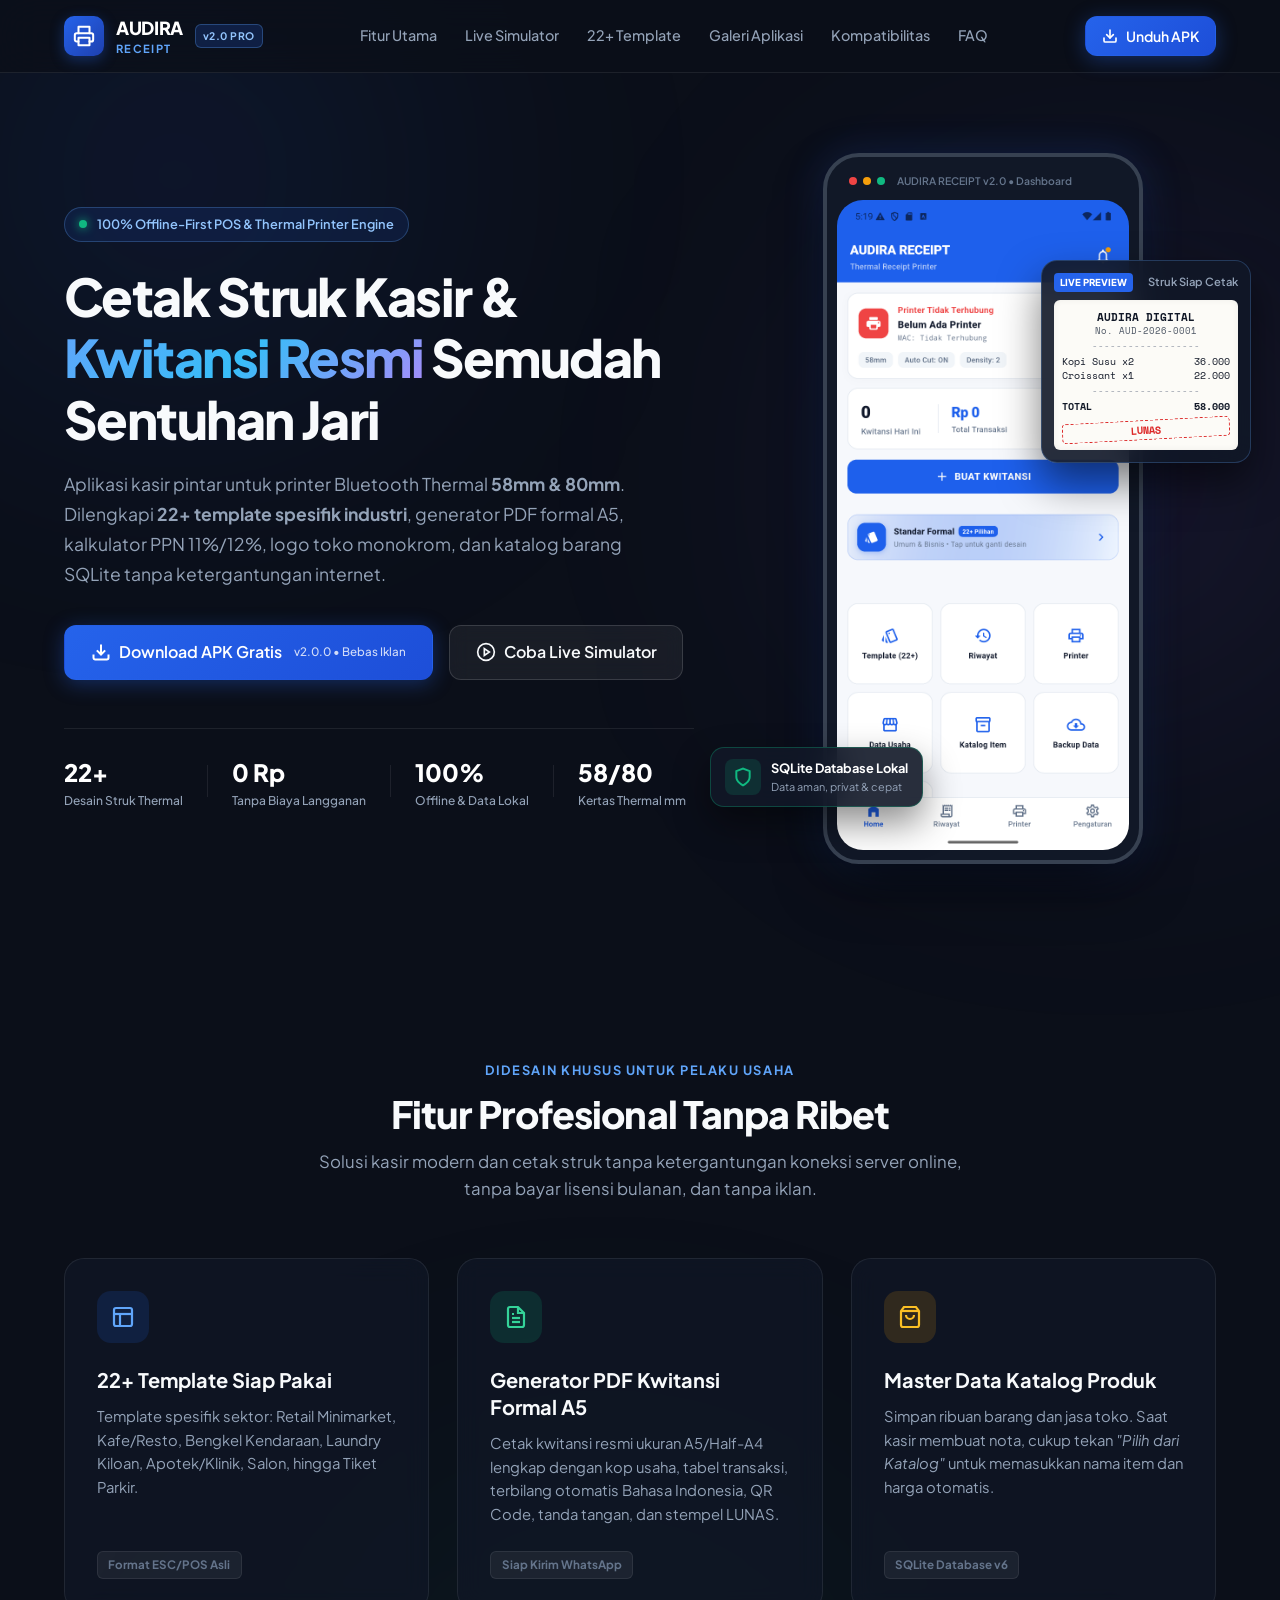
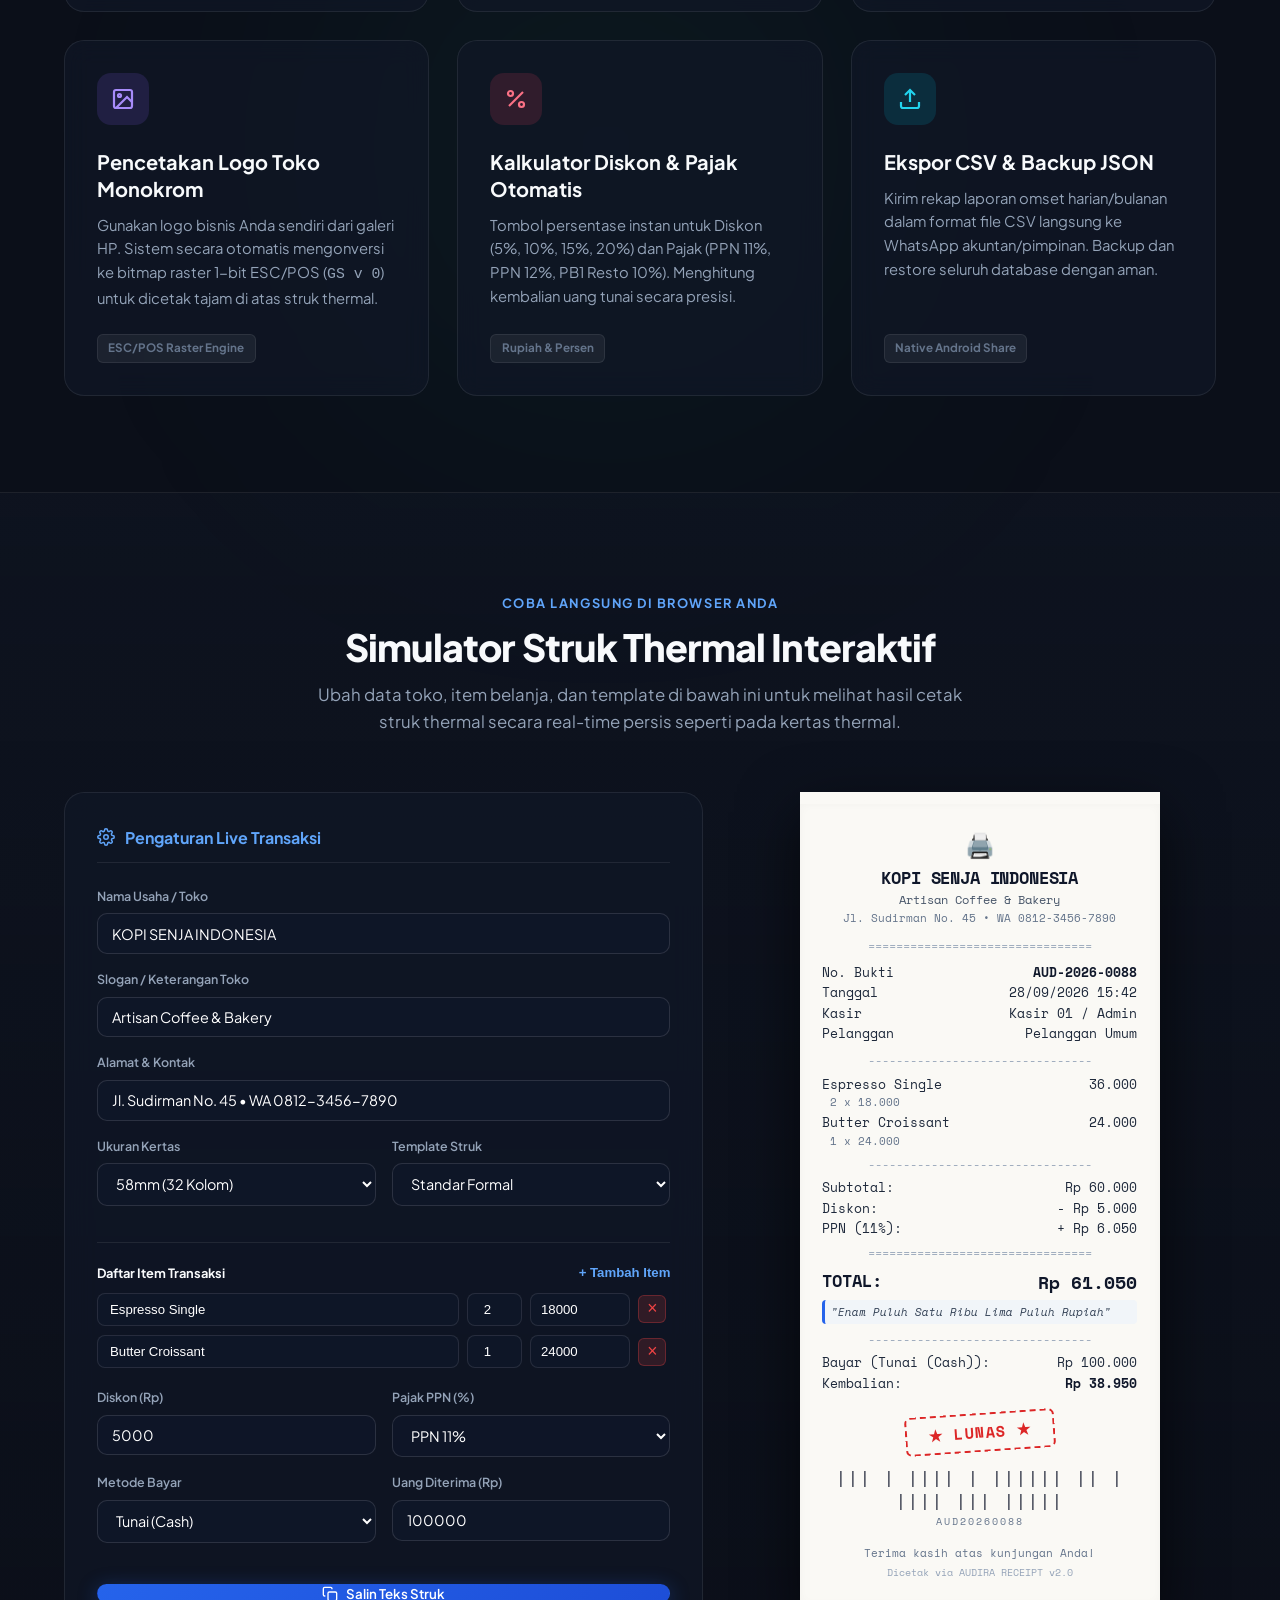
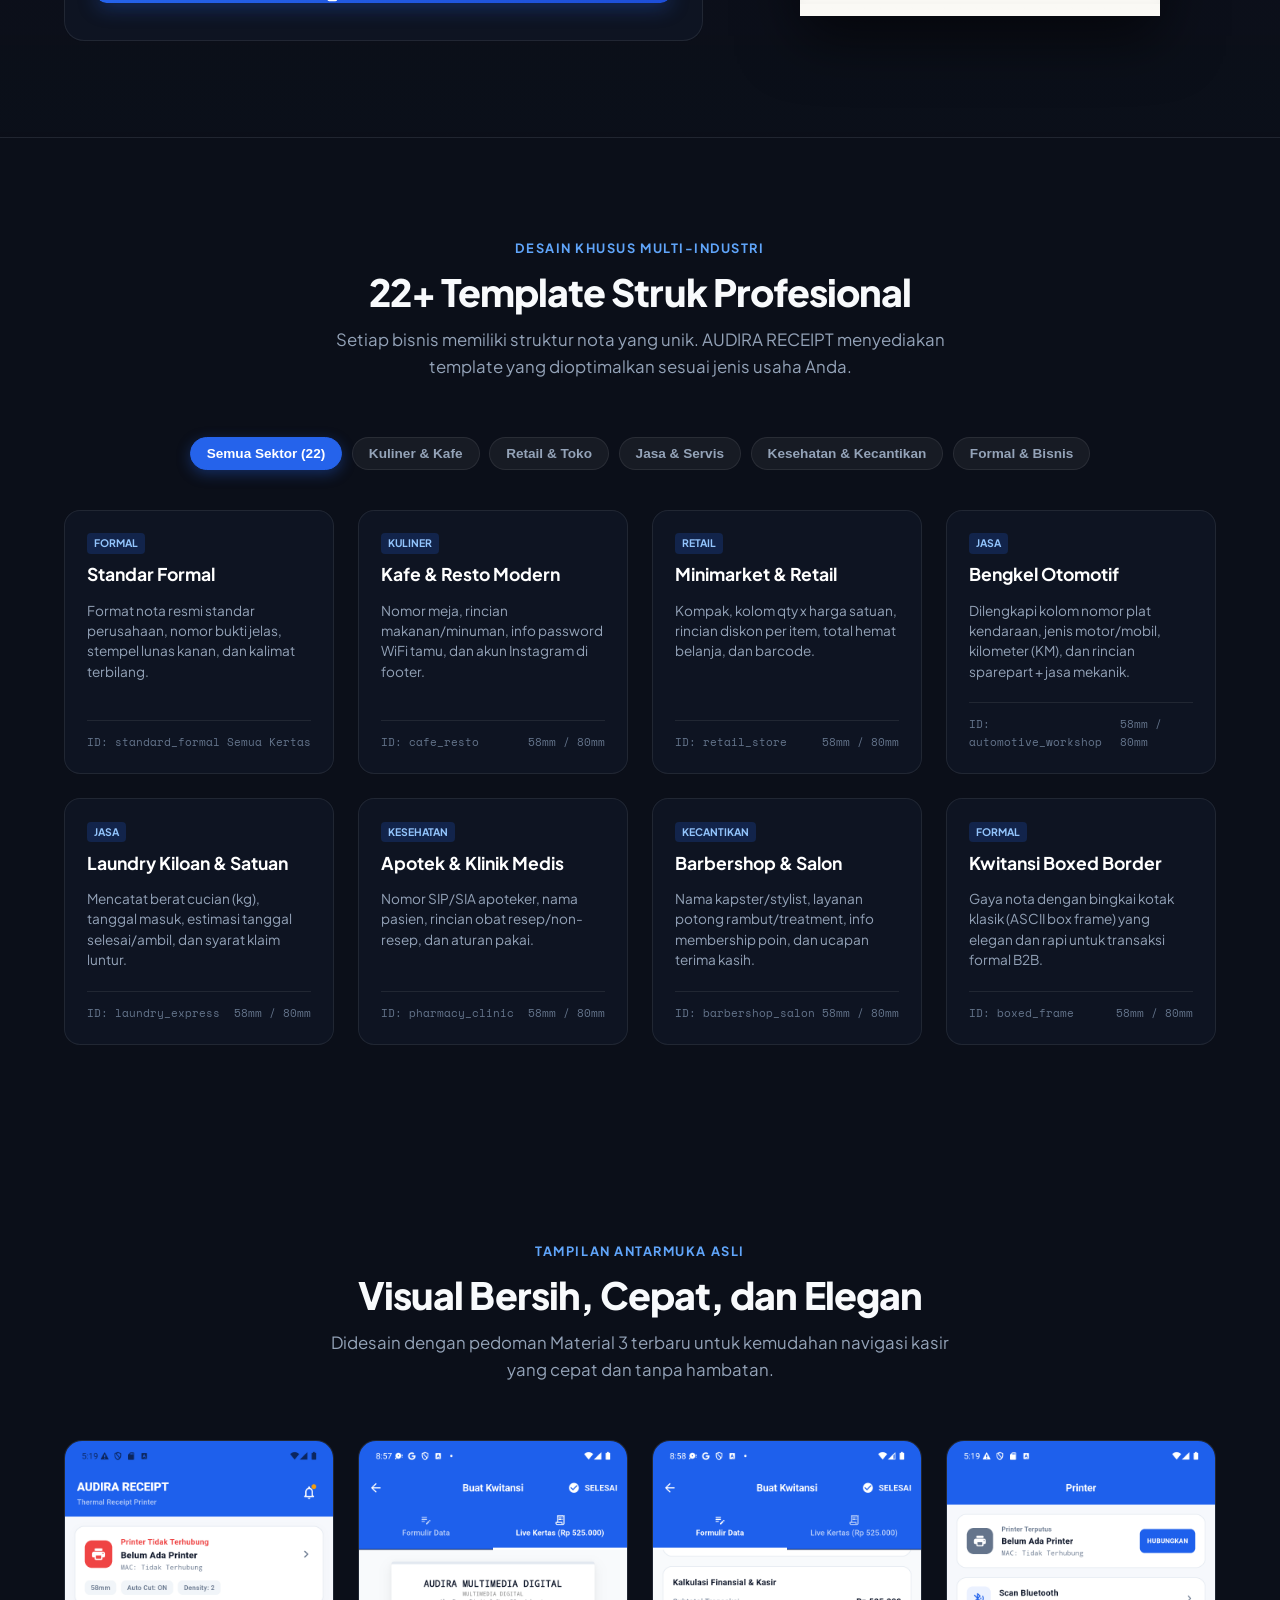
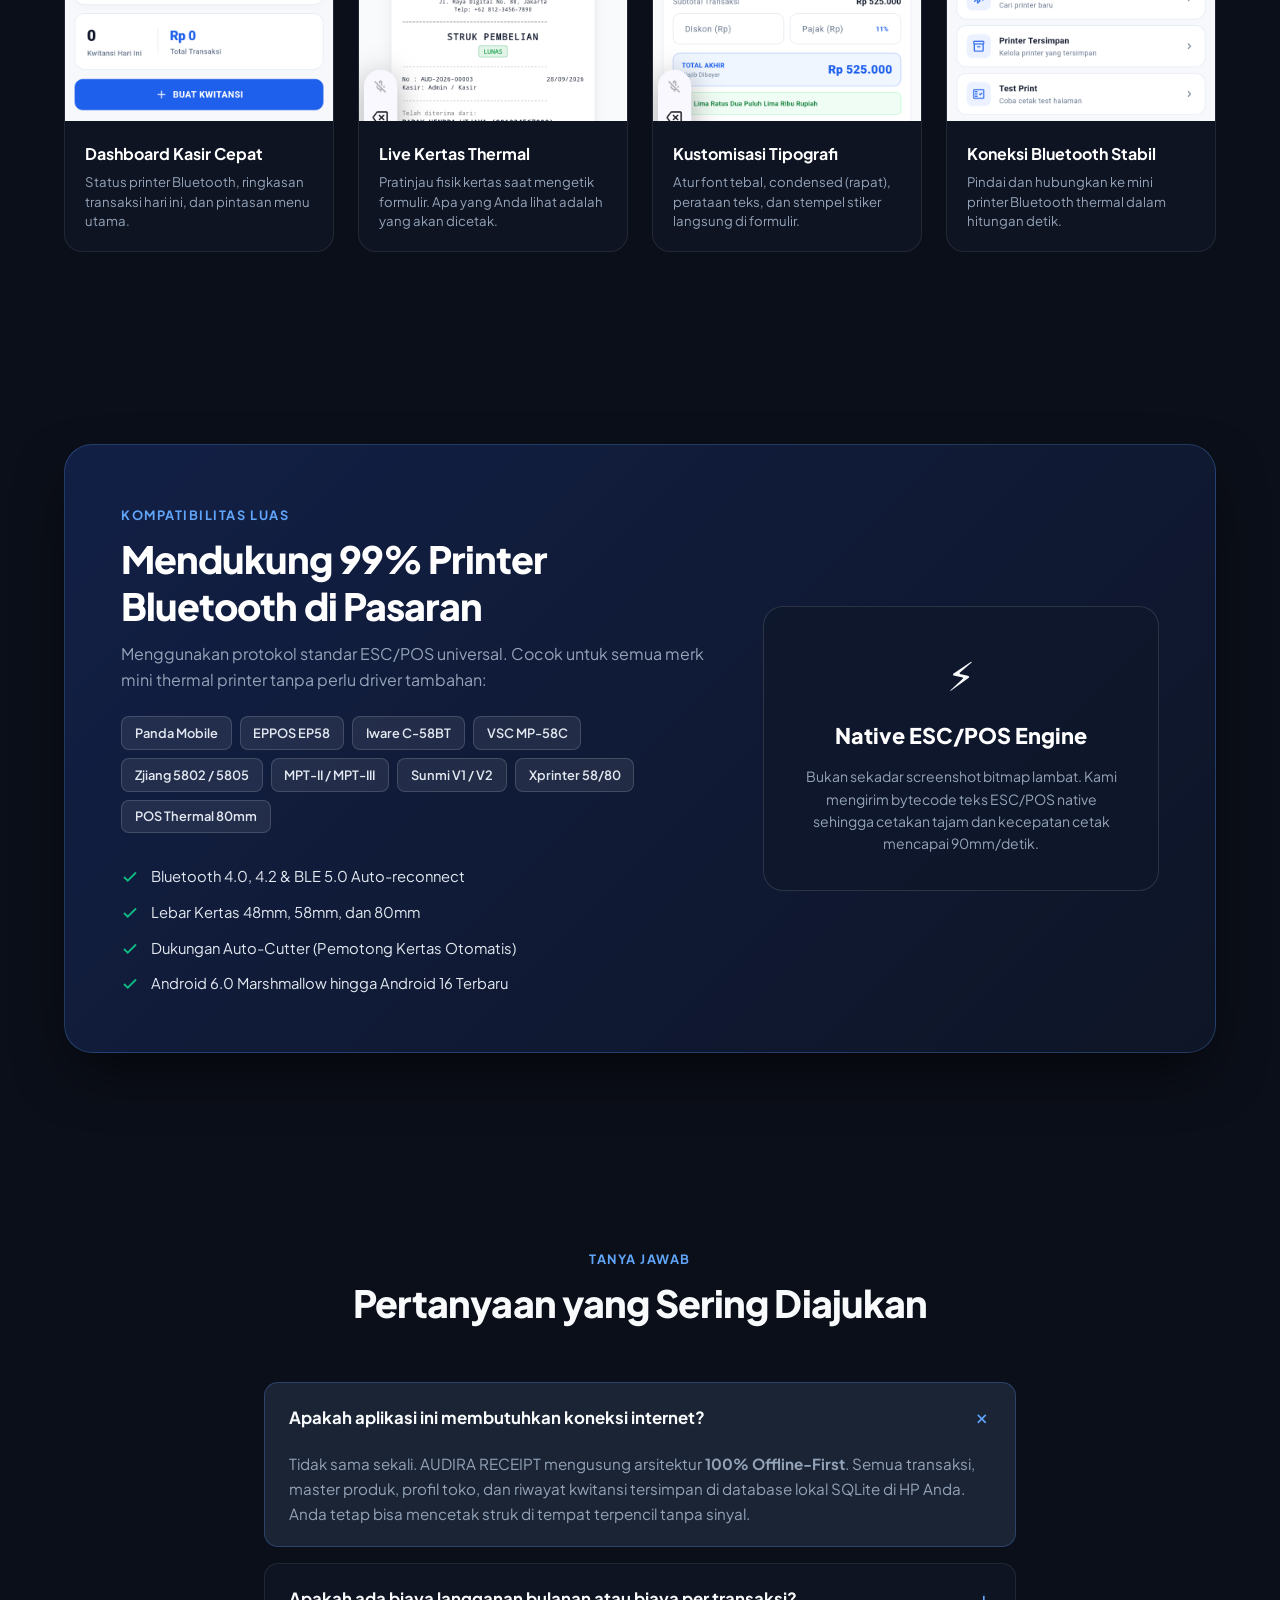
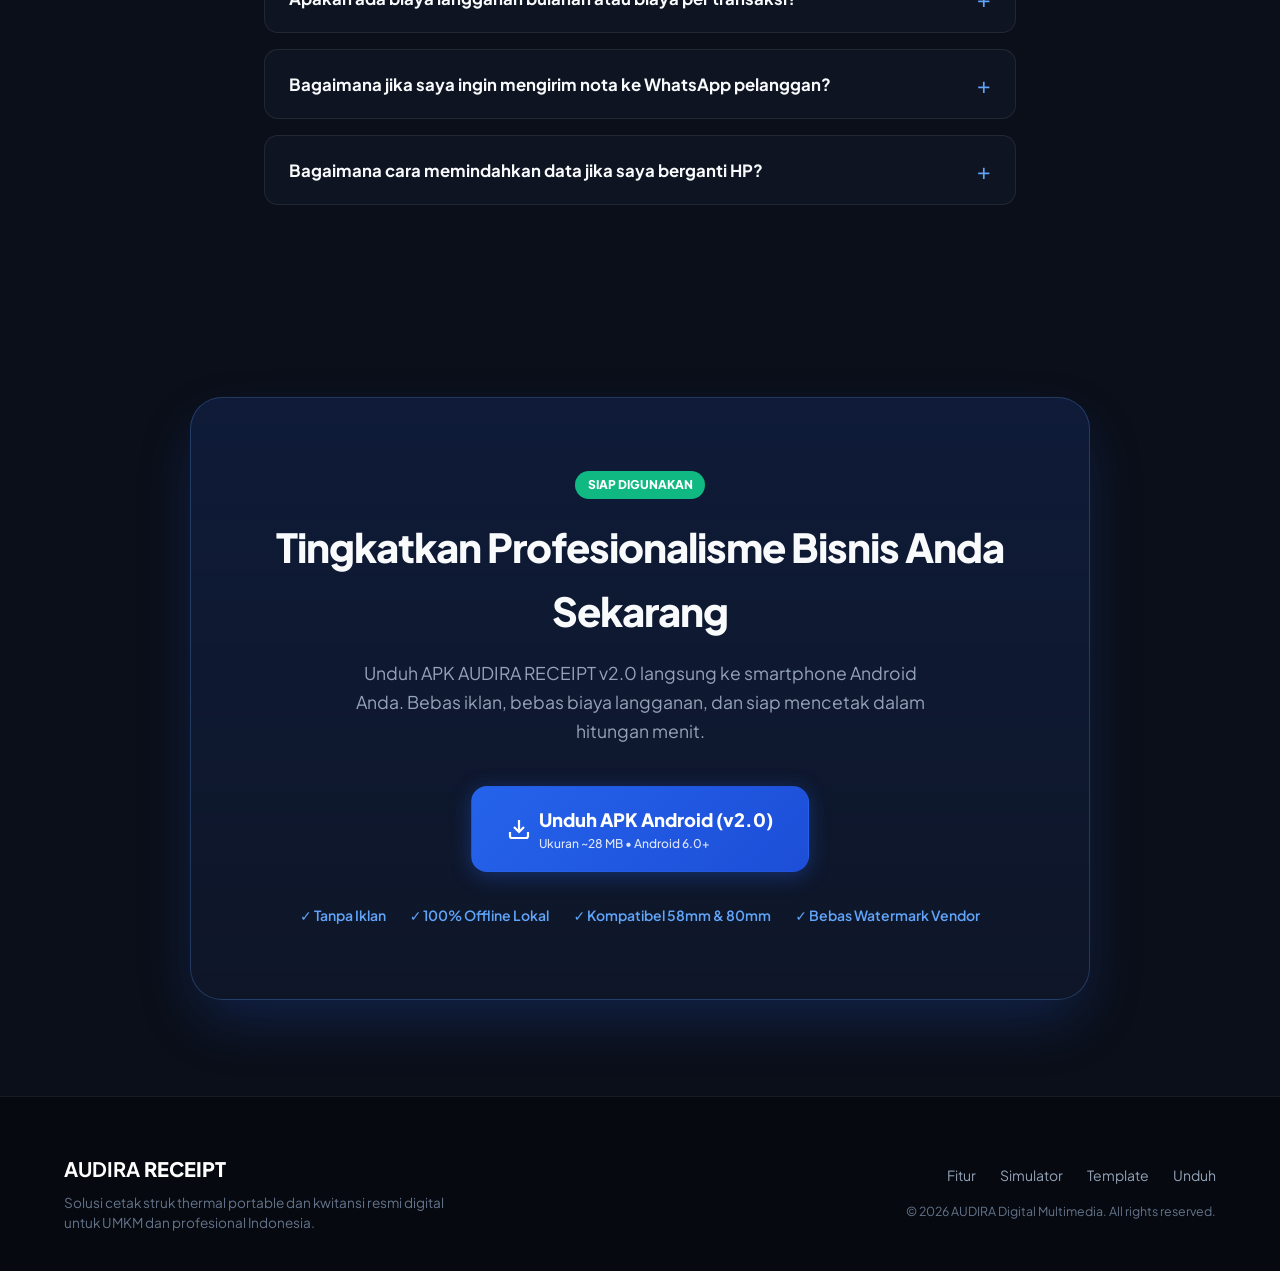
<file: landing/index.html>
<!DOCTYPE html>
<html lang="id">
<head>
  <meta charset="UTF-8">
  <meta name="viewport" content="width=device-width, initial-scale=1.0">
  <title>AUDIRA RECEIPT — Aplikasi Cetak Struk Thermal & Kwitansi Resmi Android</title>
  <meta name="description" content="Aplikasi kasir pintar dan cetak struk printer Bluetooth thermal 58mm & 80mm untuk Android. 100% Offline-First, 22+ template nota, ekspor PDF resmi, dan katalog produk.">
  <meta name="keywords" content="aplikasi cetak struk, thermal printer bluetooth, kwitansi formal, aplikasi kasir offline, esc pos printer, struk 58mm 80mm">
  <meta name="theme-color" content="#1E40AF">

  <!-- Open Graph -->
  <meta property="og:title" content="AUDIRA RECEIPT — Cetak Struk Thermal & Kwitansi Resmi">
  <meta property="og:description" content="Aplikasi kasir pintar Bluetooth Thermal 58mm/80mm 100% Offline-First dengan 22+ template siap pakai.">
  <meta property="og:type" content="website">

  <!-- Google Fonts -->
  <link rel="preconnect" href="https://fonts.googleapis.com">
  <link rel="preconnect" href="https://fonts.gstatic.com" crossorigin>
  <link href="https://fonts.googleapis.com/css2?family=Plus+Jakarta+Sans:wght@300;400;500;600;700;800&family=Space+Mono:wght@400;700&display=swap" rel="stylesheet">

  <link rel="stylesheet" href="style.css">
</head>
<body>

  <!-- Background decorative glow elements -->
  <div class="glow-orb glow-top-left" aria-hidden="true"></div>
  <div class="glow-orb glow-top-right" aria-hidden="true"></div>
  <div class="glow-orb glow-middle" aria-hidden="true"></div>

  <!-- NAVIGATION -->
  <header class="site-header" id="siteHeader">
    <div class="container header-container">
      <a href="#hero" class="brand-logo" id="brandLogo">
        <div class="brand-icon">
          <svg viewBox="0 0 24 24" width="22" height="22" fill="none" stroke="currentColor" stroke-width="2.2" stroke-linecap="round" stroke-linejoin="round">
            <polyline points="6 9 6 2 18 2 18 9"></polyline>
            <path d="M6 18H4a2 2 0 0 1-2-2v-5a2 2 0 0 1 2-2h16a2 2 0 0 1 2 2v5a2 2 0 0 1-2 2h-2"></path>
            <rect x="6" y="14" width="12" height="8"></rect>
          </svg>
        </div>
        <div class="brand-text">
          <span class="brand-name">AUDIRA</span>
          <span class="brand-tag">RECEIPT</span>
        </div>
        <span class="version-badge">v2.0 PRO</span>
      </a>

      <nav class="nav-menu" id="navMenu">
        <a href="#fitur" class="nav-link">Fitur Utama</a>
        <a href="#simulator" class="nav-link">Live Simulator</a>
        <a href="#template" class="nav-link">22+ Template</a>
        <a href="#tampilan" class="nav-link">Galeri Aplikasi</a>
        <a href="#spesifikasi" class="nav-link">Kompatibilitas</a>
        <a href="#faq" class="nav-link">FAQ</a>
      </nav>

      <div class="header-actions">
        <a href="#download" class="btn btn-primary btn-sm" id="btnNavDownload">
          <svg viewBox="0 0 24 24" width="16" height="16" fill="none" stroke="currentColor" stroke-width="2.5" stroke-linecap="round" stroke-linejoin="round">
            <path d="M21 15v4a2 2 0 0 1-2 2H5a2 2 0 0 1-2-2v-4"></path>
            <polyline points="7 10 12 15 17 10"></polyline>
            <line x1="12" y1="15" x2="12" y2="3"></line>
          </svg>
          <span>Unduh APK</span>
        </a>
        <button class="mobile-toggle" id="mobileMenuToggle" aria-label="Buka Menu Navigasi">
          <span></span><span></span><span></span>
        </button>
      </div>
    </div>
  </header>

  <main>
    <!-- HERO SECTION -->
    <section class="hero-section" id="hero">
      <div class="container hero-grid">
        <div class="hero-content">
          <div class="pill-badge" id="heroBadge">
            <span class="pulse-dot"></span>
            <span>100% Offline-First POS & Thermal Printer Engine</span>
          </div>

          <h1 class="hero-title" id="mainHeading">
            Cetak Struk Kasir & <span class="gradient-text">Kwitansi Resmi</span> Semudah Sentuhan Jari
          </h1>

          <p class="hero-desc">
            Aplikasi kasir pintar untuk printer Bluetooth Thermal <strong>58mm & 80mm</strong>. Dilengkapi <strong>22+ template spesifik industri</strong>, generator PDF formal A5, kalkulator PPN 11%/12%, logo toko monokrom, dan katalog barang SQLite tanpa ketergantungan internet.
          </p>

          <div class="hero-cta-group">
            <a href="#download" class="btn btn-primary btn-lg" id="btnHeroDownload">
              <svg viewBox="0 0 24 24" width="20" height="20" fill="none" stroke="currentColor" stroke-width="2.4">
                <path d="M21 15v4a2 2 0 0 1-2 2H5a2 2 0 0 1-2-2v-4"></path>
                <polyline points="7 10 12 15 17 10"></polyline>
                <line x1="12" y1="15" x2="12" y2="3"></line>
              </svg>
              <span>Download APK Gratis</span>
              <span class="cta-sub">v2.0.0 • Bebas Iklan</span>
            </a>
            <a href="#simulator" class="btn btn-secondary btn-lg" id="btnHeroSimulator">
              <svg viewBox="0 0 24 24" width="20" height="20" fill="none" stroke="currentColor" stroke-width="2">
                <circle cx="12" cy="12" r="10"></circle>
                <polygon points="10 8 16 12 10 16 10 8"></polygon>
              </svg>
              <span>Coba Live Simulator</span>
            </a>
          </div>

          <div class="trust-metrics">
            <div class="metric-item">
              <span class="metric-value">22+</span>
              <span class="metric-label">Desain Struk Thermal</span>
            </div>
            <div class="metric-divider"></div>
            <div class="metric-item">
              <span class="metric-value">0 Rp</span>
              <span class="metric-label">Tanpa Biaya Langganan</span>
            </div>
            <div class="metric-divider"></div>
            <div class="metric-item">
              <span class="metric-value">100%</span>
              <span class="metric-label">Offline & Data Lokal</span>
            </div>
            <div class="metric-divider"></div>
            <div class="metric-item">
              <span class="metric-value">58/80</span>
              <span class="metric-label">Kertas Thermal mm</span>
            </div>
          </div>
        </div>

        <!-- HERO VISUAL -->
        <div class="hero-visual">
          <div class="visual-stack">
            <!-- Main Mockup Frame -->
            <div class="device-card main-mockup">
              <div class="device-header-bar">
                <span class="device-dot red"></span>
                <span class="device-dot yellow"></span>
                <span class="device-dot green"></span>
                <span class="device-title-bar">AUDIRA RECEIPT v2.0 • Dashboard</span>
              </div>
              <img src="../docs/screenshots/receipt_dashboard.png" alt="Tampilan Dashboard Utama AUDIRA RECEIPT" class="device-screen-img" loading="eager">
            </div>

            <!-- Floating Preview Card (Thermal Live) -->
            <div class="floating-preview-card top-right-card">
              <div class="float-header">
                <span class="badge-mini">Live Preview</span>
                <span class="float-title">Struk Siap Cetak</span>
              </div>
              <div class="mini-receipt-preview">
                <div class="receipt-cut-edge"></div>
                <div class="mr-store">AUDIRA DIGITAL</div>
                <div class="mr-sub">No. AUD-2026-0001</div>
                <div class="mr-divider">------------------</div>
                <div class="mr-row"><span>Kopi Susu x2</span><span>36.000</span></div>
                <div class="mr-row"><span>Croissant x1</span><span>22.000</span></div>
                <div class="mr-divider">------------------</div>
                <div class="mr-row bold"><span>TOTAL</span><span>58.000</span></div>
                <div class="mr-stamp">LUNAS</div>
              </div>
            </div>

            <!-- Floating Badge Card -->
            <div class="floating-feature-card bottom-left-card">
              <div class="ff-icon">
                <svg viewBox="0 0 24 24" width="20" height="20" fill="none" stroke="currentColor" stroke-width="2.4">
                  <path d="M12 22s8-4 8-10V5l-8-3-8 3v7c0 6 8 10 8 10z"></path>
                </svg>
              </div>
              <div>
                <div class="ff-title">SQLite Database Lokal</div>
                <div class="ff-subtitle">Data aman, privat & cepat</div>
              </div>
            </div>
          </div>
        </div>
      </div>
    </section>

    <!-- KEY FEATURES SECTION -->
    <section class="section features-section" id="fitur">
      <div class="container">
        <div class="section-head text-center">
          <span class="section-eyebrow">Didesain Khusus untuk Pelaku Usaha</span>
          <h2 class="section-title">Fitur Profesional Tanpa Ribet</h2>
          <p class="section-subtitle">Solusi kasir modern dan cetak struk tanpa ketergantungan koneksi server online, tanpa bayar lisensi bulanan, dan tanpa iklan.</p>
        </div>

        <div class="features-grid">
          <!-- Feature 1 -->
          <div class="feature-card">
            <div class="card-icon blue">
              <svg viewBox="0 0 24 24" width="24" height="24" fill="none" stroke="currentColor" stroke-width="2.2">
                <rect x="3" y="3" width="18" height="18" rx="2" ry="2"></rect>
                <line x1="3" y1="9" x2="21" y2="9"></line>
                <line x1="9" y1="21" x2="9" y2="9"></line>
              </svg>
            </div>
            <h3 class="card-title">22+ Template Siap Pakai</h3>
            <p class="card-desc">Template spesifik sektor: Retail Minimarket, Kafe/Resto, Bengkel Kendaraan, Laundry Kiloan, Apotek/Klinik, Salon, hingga Tiket Parkir.</p>
            <span class="card-tag">Format ESC/POS Asli</span>
          </div>

          <!-- Feature 2 -->
          <div class="feature-card">
            <div class="card-icon emerald">
              <svg viewBox="0 0 24 24" width="24" height="24" fill="none" stroke="currentColor" stroke-width="2.2">
                <path d="M14 2H6a2 2 0 0 0-2 2v16a2 2 0 0 0 2 2h12a2 2 0 0 0 2-2V8z"></path>
                <polyline points="14 2 14 8 20 8"></polyline>
                <line x1="16" y1="13" x2="8" y2="13"></line>
                <line x1="16" y1="17" x2="8" y2="17"></line>
                <polyline points="10 9 9 9 8 9"></polyline>
              </svg>
            </div>
            <h3 class="card-title">Generator PDF Kwitansi Formal A5</h3>
            <p class="card-desc">Cetak kwitansi resmi ukuran A5/Half-A4 lengkap dengan kop usaha, tabel transaksi, terbilang otomatis Bahasa Indonesia, QR Code, tanda tangan, dan stempel LUNAS.</p>
            <span class="card-tag">Siap Kirim WhatsApp</span>
          </div>

          <!-- Feature 3 -->
          <div class="feature-card">
            <div class="card-icon amber">
              <svg viewBox="0 0 24 24" width="24" height="24" fill="none" stroke="currentColor" stroke-width="2.2">
                <path d="M6 2L3 6v14a2 2 0 0 0 2 2h14a2 2 0 0 0 2-2V6l-3-4z"></path>
                <line x1="3" y1="6" x2="21" y2="6"></line>
                <path d="M16 10a4 4 0 0 1-8 0"></path>
              </svg>
            </div>
            <h3 class="card-title">Master Data Katalog Produk</h3>
            <p class="card-desc">Simpan ribuan barang dan jasa toko. Saat kasir membuat nota, cukup tekan <em>"Pilih dari Katalog"</em> untuk memasukkan nama item dan harga otomatis.</p>
            <span class="card-tag">SQLite Database v6</span>
          </div>

          <!-- Feature 4 -->
          <div class="feature-card">
            <div class="card-icon purple">
              <svg viewBox="0 0 24 24" width="24" height="24" fill="none" stroke="currentColor" stroke-width="2.2">
                <rect x="3" y="3" width="18" height="18" rx="2" ry="2"></rect>
                <circle cx="8.5" cy="8.5" r="1.5"></circle>
                <polyline points="21 15 16 10 5 21"></polyline>
              </svg>
            </div>
            <h3 class="card-title">Pencetakan Logo Toko Monokrom</h3>
            <p class="card-desc">Gunakan logo bisnis Anda sendiri dari galeri HP. Sistem secara otomatis mengonversi ke bitmap raster 1-bit ESC/POS (<code>GS v 0</code>) untuk dicetak tajam di atas struk thermal.</p>
            <span class="card-tag">ESC/POS Raster Engine</span>
          </div>

          <!-- Feature 5 -->
          <div class="feature-card">
            <div class="card-icon rose">
              <svg viewBox="0 0 24 24" width="24" height="24" fill="none" stroke="currentColor" stroke-width="2.2">
                <line x1="19" y1="5" x2="5" y2="19"></line>
                <circle cx="6.5" cy="6.5" r="2.5"></circle>
                <circle cx="17.5" cy="17.5" r="2.5"></circle>
              </svg>
            </div>
            <h3 class="card-title">Kalkulator Diskon & Pajak Otomatis</h3>
            <p class="card-desc">Tombol persentase instan untuk Diskon (5%, 10%, 15%, 20%) dan Pajak (PPN 11%, PPN 12%, PB1 Resto 10%). Menghitung kembalian uang tunai secara presisi.</p>
            <span class="card-tag">Rupiah & Persen</span>
          </div>

          <!-- Feature 6 -->
          <div class="feature-card">
            <div class="card-icon cyan">
              <svg viewBox="0 0 24 24" width="24" height="24" fill="none" stroke="currentColor" stroke-width="2.2">
                <path d="M21 15v4a2 2 0 0 1-2 2H5a2 2 0 0 1-2-2v-4"></path>
                <polyline points="17 8 12 3 7 8"></polyline>
                <line x1="12" y1="3" x2="12" y2="15"></line>
              </svg>
            </div>
            <h3 class="card-title">Ekspor CSV & Backup JSON</h3>
            <p class="card-desc">Kirim rekap laporan omset harian/bulanan dalam format file CSV langsung ke WhatsApp akuntan/pimpinan. Backup dan restore seluruh database dengan aman.</p>
            <span class="card-tag">Native Android Share</span>
          </div>
        </div>
      </div>
    </section>

    <!-- LIVE INTERACTIVE THERMAL SIMULATOR -->
    <section class="section simulator-section" id="simulator">
      <div class="container">
        <div class="section-head text-center">
          <span class="section-eyebrow">Coba Langsung di Browser Anda</span>
          <h2 class="section-title">Simulator Struk Thermal Interaktif</h2>
          <p class="section-subtitle">Ubah data toko, item belanja, dan template di bawah ini untuk melihat hasil cetak struk thermal secara real-time persis seperti pada kertas thermal.</p>
        </div>

        <div class="simulator-wrapper">
          <!-- Control Panel -->
          <div class="sim-controls">
            <div class="sim-card-header">
              <svg viewBox="0 0 24 24" width="18" height="18" fill="none" stroke="currentColor" stroke-width="2">
                <circle cx="12" cy="12" r="3"></circle>
                <path d="M19.4 15a1.65 1.65 0 0 0 .33 1.82l.06.06a2 2 0 0 1 0 2.83 2 2 0 0 1-2.83 0l-.06-.06a1.65 1.65 0 0 0-1.82-.33 1.65 1.65 0 0 0-1 1.51V21a2 2 0 0 1-2 2 2 2 0 0 1-2-2v-.09A1.65 1.65 0 0 0 9 19.4a1.65 1.65 0 0 0-1.82.33l-.06.06a2 2 0 0 1-2.83 0 2 2 0 0 1 0-2.83l.06-.06a1.65 1.65 0 0 0 .33-1.82 1.65 1.65 0 0 0-1.51-1H3a2 2 0 0 1-2-2 2 2 0 0 1 2-2h.09A1.65 1.65 0 0 0 4.6 9a1.65 1.65 0 0 0-.33-1.82l-.06-.06a2 2 0 0 1 0-2.83 2 2 0 0 1 2.83 0l.06.06a1.65 1.65 0 0 0 1.82.33H9a1.65 1.65 0 0 0 1-1.51V3a2 2 0 0 1 2-2 2 2 0 0 1 2 2v.09a1.65 1.65 0 0 0 1 1.51 1.65 1.65 0 0 0 1.82-.33l.06-.06a2 2 0 0 1 2.83 0 2 2 0 0 1 0 2.83l-.06.06a1.65 1.65 0 0 0-.33 1.82V9a1.65 1.65 0 0 0 1.51 1H21a2 2 0 0 1 2 2 2 2 0 0 1-2 2h-.09a1.65 1.65 0 0 0-1.51 1z"></path>
              </svg>
              <span>Pengaturan Live Transaksi</span>
            </div>

            <div class="sim-group">
              <label for="simStoreName">Nama Usaha / Toko</label>
              <input type="text" id="simStoreName" class="sim-input" value="KOPI SENJA INDONESIA">
            </div>

            <div class="sim-group">
              <label for="simTagline">Slogan / Keterangan Toko</label>
              <input type="text" id="simTagline" class="sim-input" value="Artisan Coffee & Bakery">
            </div>

            <div class="sim-group">
              <label for="simAddress">Alamat & Kontak</label>
              <input type="text" id="simAddress" class="sim-input" value="Jl. Sudirman No. 45 • WA 0812-3456-7890">
            </div>

            <div class="sim-row">
              <div class="sim-group flex-1">
                <label for="simPaperSize">Ukuran Kertas</label>
                <select id="simPaperSize" class="sim-select">
                  <option value="58mm" selected>58mm (32 Kolom)</option>
                  <option value="80mm">80mm (48 Kolom)</option>
                </select>
              </div>

              <div class="sim-group flex-1">
                <label for="simTemplate">Template Struk</label>
                <select id="simTemplate" class="sim-select">
                  <option value="standard_formal" selected>Standar Formal</option>
                  <option value="cafe_resto">Kafe & Kuliner</option>
                  <option value="retail_store">Retail Minimarket</option>
                  <option value="automotive_workshop">Bengkel & Servis</option>
                  <option value="laundry_express">Laundry Kilat</option>
                  <option value="pharmacy_clinic">Apotek & Klinik</option>
                </select>
              </div>
            </div>

            <div class="sim-divider"></div>

            <div class="sim-items-header">
              <label>Daftar Item Transaksi</label>
              <button type="button" class="btn-text-action" id="btnSimAddItem">+ Tambah Item</button>
            </div>

            <div class="sim-items-list" id="simItemsList">
              <!-- Item 1 -->
              <div class="sim-item-row" data-index="0">
                <input type="text" class="sim-item-name" value="Espresso Single" placeholder="Nama Barang">
                <input type="number" class="sim-item-qty" value="2" min="1" max="99">
                <input type="number" class="sim-item-price" value="18000" step="500">
                <button type="button" class="btn-remove-item" title="Hapus">×</button>
              </div>
              <!-- Item 2 -->
              <div class="sim-item-row" data-index="1">
                <input type="text" class="sim-item-name" value="Butter Croissant" placeholder="Nama Barang">
                <input type="number" class="sim-item-qty" value="1" min="1" max="99">
                <input type="number" class="sim-item-price" value="24000" step="500">
                <button type="button" class="btn-remove-item" title="Hapus">×</button>
              </div>
            </div>

            <div class="sim-row">
              <div class="sim-group flex-1">
                <label for="simDiscount">Diskon (Rp)</label>
                <input type="number" id="simDiscount" class="sim-input" value="5000" step="1000">
              </div>
              <div class="sim-group flex-1">
                <label for="simTaxPct">Pajak PPN (%)</label>
                <select id="simTaxPct" class="sim-select">
                  <option value="0">0% (Tanpa Pajak)</option>
                  <option value="11" selected>PPN 11%</option>
                  <option value="12">PPN 12%</option>
                  <option value="10">PB1 10% (Resto)</option>
                </select>
              </div>
            </div>

            <div class="sim-row">
              <div class="sim-group flex-1">
                <label for="simPaymentMethod">Metode Bayar</label>
                <select id="simPaymentMethod" class="sim-select">
                  <option value="Tunai (Cash)">Tunai (Cash)</option>
                  <option value="QRIS">QRIS</option>
                  <option value="Transfer Bank">Transfer Bank</option>
                  <option value="Kartu Debit">Kartu Debit</option>
                </select>
              </div>
              <div class="sim-group flex-1">
                <label for="simCashGiven">Uang Diterima (Rp)</label>
                <input type="number" id="simCashGiven" class="sim-input" value="100000" step="5000">
              </div>
            </div>

            <div class="sim-actions-footer">
              <button type="button" class="btn btn-primary btn-block" id="btnSimCopy">
                <svg viewBox="0 0 24 24" width="16" height="16" fill="none" stroke="currentColor" stroke-width="2">
                  <rect x="9" y="9" width="13" height="13" rx="2" ry="2"></rect>
                  <path d="M5 15H4a2 2 0 0 1-2-2V4a2 2 0 0 1 2-2h9a2 2 0 0 1 2 2v1"></path>
                </svg>
                <span>Salin Teks Struk</span>
              </button>
            </div>
          </div>

          <!-- Thermal Paper Preview Output -->
          <div class="sim-preview-column">
            <div class="paper-preview-container" id="paperContainer">
              <!-- Top paper teeth tear -->
              <div class="paper-teeth top-teeth"></div>

              <div class="thermal-paper" id="thermalPaper">
                <div class="paper-header">
                  <div class="paper-logo-icon">🖨️</div>
                  <div class="tp-store-name" id="tpStoreName">KOPI SENJA INDONESIA</div>
                  <div class="tp-tagline" id="tpTagline">Artisan Coffee & Bakery</div>
                  <div class="tp-address" id="tpAddress">Jl. Sudirman No. 45 • WA 0812-3456-7890</div>
                </div>

                <div class="tp-divider" id="tpDivider1">================================</div>

                <div class="tp-meta-block">
                  <div class="tp-row"><span>No. Bukti</span><span class="tp-bold" id="tpReceiptNo">AUD-2026-0088</span></div>
                  <div class="tp-row"><span>Tanggal</span><span id="tpDate">28/09/2026 15:42</span></div>
                  <div class="tp-row"><span>Kasir</span><span>Kasir 01 / Admin</span></div>
                  <div class="tp-row"><span>Pelanggan</span><span>Pelanggan Umum</span></div>
                </div>

                <div class="tp-divider" id="tpDivider2">--------------------------------</div>

                <div class="tp-items-container" id="tpItemsContainer">
                  <!-- Dynamic items rendered here -->
                </div>

                <div class="tp-divider" id="tpDivider3">--------------------------------</div>

                <div class="tp-summary-block">
                  <div class="tp-row"><span>Subtotal:</span><span id="tpSubtotal">Rp 60.000</span></div>
                  <div class="tp-row discount-row" id="tpDiscountRow"><span>Diskon:</span><span id="tpDiscount">- Rp 5.000</span></div>
                  <div class="tp-row tax-row" id="tpTaxRow"><span>PPN (11%):</span><span id="tpTax">+ Rp 6.050</span></div>
                  <div class="tp-divider" id="tpDivider4">================================</div>
                  <div class="tp-row tp-total-row"><span>TOTAL:</span><span class="tp-big-amount" id="tpTotal">Rp 61.050</span></div>
                  <div class="tp-terbilang" id="tpTerbilang">"Enam Puluh Satu Ribu Lima Puluh Rupiah"</div>
                  <div class="tp-divider" id="tpDivider5">--------------------------------</div>
                  <div class="tp-row"><span>Bayar (<span id="tpPayMethod">Tunai</span>):</span><span id="tpCashGiven">Rp 100.000</span></div>
                  <div class="tp-row"><span>Kembalian:</span><span class="tp-bold" id="tpChange">Rp 38.950</span></div>
                </div>

                <div class="tp-stamp-box">
                  <span class="tp-stamp-text">★ LUNAS ★</span>
                </div>

                <div class="tp-barcode-sim">
                  <div class="sim-bars">||| | |||| | |||||| || | |||| ||| |||||</div>
                  <div class="sim-bar-code">AUD20260088</div>
                </div>

                <div class="tp-footer">
                  <p id="tpFooterMsg">Terima kasih atas kunjungan Anda!</p>
                  <p class="tp-watermark">Dicetak via AUDIRA RECEIPT v2.0</p>
                </div>
              </div>

              <!-- Bottom paper teeth tear -->
              <div class="paper-teeth bottom-teeth"></div>
            </div>
          </div>
        </div>
      </div>
    </section>

    <!-- 22+ TEMPLATES SHOWCASE -->
    <section class="section templates-section" id="template">
      <div class="container">
        <div class="section-head text-center">
          <span class="section-eyebrow">Desain Khusus Multi-Industri</span>
          <h2 class="section-title">22+ Template Struk Profesional</h2>
          <p class="section-subtitle">Setiap bisnis memiliki struktur nota yang unik. AUDIRA RECEIPT menyediakan template yang dioptimalkan sesuai jenis usaha Anda.</p>
        </div>

        <div class="templates-filter" id="templateFilterBar">
          <button class="filter-btn active" data-cat="all">Semua Sektor (22)</button>
          <button class="filter-btn" data-cat="kuliner">Kuliner & Kafe</button>
          <button class="filter-btn" data-cat="retail">Retail & Toko</button>
          <button class="filter-btn" data-cat="jasa">Jasa & Servis</button>
          <button class="filter-btn" data-cat="kesehatan">Kesehatan & Kecantikan</button>
          <button class="filter-btn" data-cat="formal">Formal & Bisnis</button>
        </div>

        <div class="templates-grid" id="templatesGrid">
          <!-- Template Cards generated by JS or static -->
          <div class="tpl-card" data-cat="formal">
            <div class="tpl-header">
              <span class="tpl-cat-badge">Formal</span>
              <span class="tpl-name">Standar Formal</span>
            </div>
            <p class="tpl-desc">Format nota resmi standar perusahaan, nomor bukti jelas, stempel lunas kanan, dan kalimat terbilang.</p>
            <div class="tpl-footer"><span>ID: standard_formal</span><span>Semua Kertas</span></div>
          </div>

          <div class="tpl-card" data-cat="kuliner">
            <div class="tpl-header">
              <span class="tpl-cat-badge">Kuliner</span>
              <span class="tpl-name">Kafe & Resto Modern</span>
            </div>
            <p class="tpl-desc">Nomor meja, rincian makanan/minuman, info password WiFi tamu, dan akun Instagram di footer.</p>
            <div class="tpl-footer"><span>ID: cafe_resto</span><span>58mm / 80mm</span></div>
          </div>

          <div class="tpl-card" data-cat="retail">
            <div class="tpl-header">
              <span class="tpl-cat-badge">Retail</span>
              <span class="tpl-name">Minimarket & Retail</span>
            </div>
            <p class="tpl-desc">Kompak, kolom qty x harga satuan, rincian diskon per item, total hemat belanja, dan barcode.</p>
            <div class="tpl-footer"><span>ID: retail_store</span><span>58mm / 80mm</span></div>
          </div>

          <div class="tpl-card" data-cat="jasa">
            <div class="tpl-header">
              <span class="tpl-cat-badge">Jasa</span>
              <span class="tpl-name">Bengkel Otomotif</span>
            </div>
            <p class="tpl-desc">Dilengkapi kolom nomor plat kendaraan, jenis motor/mobil, kilometer (KM), dan rincian sparepart + jasa mekanik.</p>
            <div class="tpl-footer"><span>ID: automotive_workshop</span><span>58mm / 80mm</span></div>
          </div>

          <div class="tpl-card" data-cat="jasa">
            <div class="tpl-header">
              <span class="tpl-cat-badge">Jasa</span>
              <span class="tpl-name">Laundry Kiloan & Satuan</span>
            </div>
            <p class="tpl-desc">Mencatat berat cucian (kg), tanggal masuk, estimasi tanggal selesai/ambil, dan syarat klaim luntur.</p>
            <div class="tpl-footer"><span>ID: laundry_express</span><span>58mm / 80mm</span></div>
          </div>

          <div class="tpl-card" data-cat="kesehatan">
            <div class="tpl-header">
              <span class="tpl-cat-badge">Kesehatan</span>
              <span class="tpl-name">Apotek & Klinik Medis</span>
            </div>
            <p class="tpl-desc">Nomor SIP/SIA apoteker, nama pasien, rincian obat resep/non-resep, dan aturan pakai.</p>
            <div class="tpl-footer"><span>ID: pharmacy_clinic</span><span>58mm / 80mm</span></div>
          </div>

          <div class="tpl-card" data-cat="kesehatan">
            <div class="tpl-header">
              <span class="tpl-cat-badge">Kecantikan</span>
              <span class="tpl-name">Barbershop & Salon</span>
            </div>
            <p class="tpl-desc">Nama kapster/stylist, layanan potong rambut/treatment, info membership poin, dan ucapan terima kasih.</p>
            <div class="tpl-footer"><span>ID: barbershop_salon</span><span>58mm / 80mm</span></div>
          </div>

          <div class="tpl-card" data-cat="formal">
            <div class="tpl-header">
              <span class="tpl-cat-badge">Formal</span>
              <span class="tpl-name">Kwitansi Boxed Border</span>
            </div>
            <p class="tpl-desc">Gaya nota dengan bingkai kotak klasik (ASCII box frame) yang elegan dan rapi untuk transaksi formal B2B.</p>
            <div class="tpl-footer"><span>ID: boxed_frame</span><span>58mm / 80mm</span></div>
          </div>
        </div>
      </div>
    </section>

    <!-- GALLERY SCREENSHOTS SECTION -->
    <section class="section gallery-section" id="tampilan">
      <div class="container">
        <div class="section-head text-center">
          <span class="section-eyebrow">Tampilan Antarmuka Asli</span>
          <h2 class="section-title">Visual Bersih, Cepat, dan Elegan</h2>
          <p class="section-subtitle">Didesain dengan pedoman Material 3 terbaru untuk kemudahan navigasi kasir yang cepat dan tanpa hambatan.</p>
        </div>

        <div class="gallery-grid">
          <div class="gallery-item">
            <div class="gallery-img-wrapper">
              <img src="../docs/screenshots/receipt_dashboard.png" alt="Dashboard Utama AUDIRA RECEIPT" loading="lazy">
            </div>
            <div class="gallery-caption">
              <h4>Dashboard Kasir Cepat</h4>
              <p>Status printer Bluetooth, ringkasan transaksi hari ini, dan pintasan menu utama.</p>
            </div>
          </div>

          <div class="gallery-item">
            <div class="gallery-img-wrapper">
              <img src="../docs/screenshots/live_thermal.png" alt="Live Preview Thermal Paper" loading="lazy">
            </div>
            <div class="gallery-caption">
              <h4>Live Kertas Thermal</h4>
              <p>Pratinjau fisik kertas saat mengetik formulir. Apa yang Anda lihat adalah yang akan dicetak.</p>
            </div>
          </div>

          <div class="gallery-item">
            <div class="gallery-img-wrapper">
              <img src="../docs/screenshots/format_card.png" alt="Kustomisasi Format Nota" loading="lazy">
            </div>
            <div class="gallery-caption">
              <h4>Kustomisasi Tipografi</h4>
              <p>Atur font tebal, condensed (rapat), perataan teks, dan stempel stiker langsung di formulir.</p>
            </div>
          </div>

          <div class="gallery-item">
            <div class="gallery-img-wrapper">
              <img src="../docs/screenshots/receipt_catalog.png" alt="Katalog Item & Printer Bluetooth" loading="lazy">
            </div>
            <div class="gallery-caption">
              <h4>Koneksi Bluetooth Stabil</h4>
              <p>Pindai dan hubungkan ke mini printer Bluetooth thermal dalam hitungan detik.</p>
            </div>
          </div>
        </div>
      </div>
    </section>

    <!-- HARDWARE COMPATIBILITY & SPECS -->
    <section class="section specs-section" id="spesifikasi">
      <div class="container">
        <div class="specs-box">
          <div class="specs-content">
            <span class="section-eyebrow">Kompatibilitas Luas</span>
            <h2 class="section-title text-white">Mendukung 99% Printer Bluetooth di Pasaran</h2>
            <p class="text-muted">Menggunakan protokol standar ESC/POS universal. Cocok untuk semua merk mini thermal printer tanpa perlu driver tambahan:</p>

            <div class="printer-brands-tags">
              <span class="brand-pill">Panda Mobile</span>
              <span class="brand-pill">EPPOS EP58</span>
              <span class="brand-pill">Iware C-58BT</span>
              <span class="brand-pill">VSC MP-58C</span>
              <span class="brand-pill">Zjiang 5802 / 5805</span>
              <span class="brand-pill">MPT-II / MPT-III</span>
              <span class="brand-pill">Sunmi V1 / V2</span>
              <span class="brand-pill">Xprinter 58/80</span>
              <span class="brand-pill">POS Thermal 80mm</span>
            </div>

            <div class="specs-features-list">
              <div class="sf-item">
                <svg viewBox="0 0 24 24" width="18" height="18" fill="none" stroke="#10B981" stroke-width="2.5"><polyline points="20 6 9 17 4 12"></polyline></svg>
                <span>Bluetooth 4.0, 4.2 & BLE 5.0 Auto-reconnect</span>
              </div>
              <div class="sf-item">
                <svg viewBox="0 0 24 24" width="18" height="18" fill="none" stroke="#10B981" stroke-width="2.5"><polyline points="20 6 9 17 4 12"></polyline></svg>
                <span>Lebar Kertas 48mm, 58mm, dan 80mm</span>
              </div>
              <div class="sf-item">
                <svg viewBox="0 0 24 24" width="18" height="18" fill="none" stroke="#10B981" stroke-width="2.5"><polyline points="20 6 9 17 4 12"></polyline></svg>
                <span>Dukungan Auto-Cutter (Pemotong Kertas Otomatis)</span>
              </div>
              <div class="sf-item">
                <svg viewBox="0 0 24 24" width="18" height="18" fill="none" stroke="#10B981" stroke-width="2.5"><polyline points="20 6 9 17 4 12"></polyline></svg>
                <span>Android 6.0 Marshmallow hingga Android 16 Terbaru</span>
              </div>
            </div>
          </div>

          <div class="specs-badge-box">
            <div class="engine-badge">
              <div class="engine-icon">⚡</div>
              <div class="engine-title">Native ESC/POS Engine</div>
              <div class="engine-desc">Bukan sekadar screenshot bitmap lambat. Kami mengirim bytecode teks ESC/POS native sehingga cetakan tajam dan kecepatan cetak mencapai 90mm/detik.</div>
            </div>
          </div>
        </div>
      </div>
    </section>

    <!-- FAQ SECTION -->
    <section class="section faq-section" id="faq">
      <div class="container max-w-800">
        <div class="section-head text-center">
          <span class="section-eyebrow">Tanya Jawab</span>
          <h2 class="section-title">Pertanyaan yang Sering Diajukan</h2>
        </div>

        <div class="faq-accordion">
          <div class="faq-item active">
            <button class="faq-question">
              <span>Apakah aplikasi ini membutuhkan koneksi internet?</span>
              <span class="faq-icon">+</span>
            </button>
            <div class="faq-answer">
              <p>Tidak sama sekali. AUDIRA RECEIPT mengusung arsitektur <strong>100% Offline-First</strong>. Semua transaksi, master produk, profil toko, dan riwayat kwitansi tersimpan di database lokal SQLite di HP Anda. Anda tetap bisa mencetak struk di tempat terpencil tanpa sinyal.</p>
            </div>
          </div>

          <div class="faq-item">
            <button class="faq-question">
              <span>Apakah ada biaya langganan bulanan atau biaya per transaksi?</span>
              <span class="faq-icon">+</span>
            </button>
            <div class="faq-answer">
              <p>Gratis dan tanpa biaya langganan apapun. Anda bisa membuat dan mencetak struk transaksi tanpa batas selamanya.</p>
            </div>
          </div>

          <div class="faq-item">
            <button class="faq-question">
              <span>Bagaimana jika saya ingin mengirim nota ke WhatsApp pelanggan?</span>
              <span class="faq-icon">+</span>
            </button>
            <div class="faq-answer">
              <p>Sangat mudah. Anda bisa memilih <strong>"Bagikan PDF"</strong> untuk mengirim dokumen PDF Kwitansi Formal A5 resmi, atau memilih <strong>"Salin Teks"</strong> untuk menempelkan rincian nota belanja dalam format teks rapi langsung di chat WhatsApp pelanggan.</p>
            </div>
          </div>

          <div class="faq-item">
            <button class="faq-question">
              <span>Bagaimana cara memindahkan data jika saya berganti HP?</span>
              <span class="faq-icon">+</span>
            </button>
            <div class="faq-answer">
              <p>Masuk ke menu <strong>Pengaturan -> Cadangkan Data</strong>. Aplikasi akan menghasilkan file <code>audira_backup.json</code> yang bisa Anda kirim ke Google Drive atau WhatsApp. Di HP baru, cukup pilih <strong>"Pulihkan Data"</strong> dan pilih file cadangan tersebut.</p>
            </div>
          </div>
        </div>
      </div>
    </section>

    <!-- DOWNLOAD CALL TO ACTION -->
    <section class="section download-section" id="download">
      <div class="container text-center">
        <div class="download-card">
          <div class="dl-badge">Siap Digunakan</div>
          <h2 class="dl-title">Tingkatkan Profesionalisme Bisnis Anda Sekarang</h2>
          <p class="dl-desc">Unduh APK AUDIRA RECEIPT v2.0 langsung ke smartphone Android Anda. Bebas iklan, bebas biaya langganan, dan siap mencetak dalam hitungan menit.</p>

          <div class="dl-buttons">
            <a href="../build/app/outputs/flutter-apk/app-debug.apk" download="AudiraReceipt_v2.0.apk" class="btn btn-primary btn-xl" id="btnDownloadApk">
              <svg viewBox="0 0 24 24" width="24" height="24" fill="none" stroke="currentColor" stroke-width="2.2">
                <path d="M21 15v4a2 2 0 0 1-2 2H5a2 2 0 0 1-2-2v-4"></path>
                <polyline points="7 10 12 15 17 10"></polyline>
                <line x1="12" y1="15" x2="12" y2="3"></line>
              </svg>
              <div>
                <span class="dl-main-text">Unduh APK Android (v2.0)</span>
                <span class="dl-sub-text">Ukuran ~28 MB • Android 6.0+</span>
              </div>
            </a>
          </div>

          <div class="dl-features-row">
            <span>✓ Tanpa Iklan</span>
            <span>✓ 100% Offline Lokal</span>
            <span>✓ Kompatibel 58mm & 80mm</span>
            <span>✓ Bebas Watermark Vendor</span>
          </div>
        </div>
      </div>
    </section>
  </main>

  <!-- FOOTER -->
  <footer class="site-footer">
    <div class="container footer-content">
      <div class="footer-left">
        <div class="footer-logo">
          <strong>AUDIRA</strong> RECEIPT
        </div>
        <p class="footer-tagline">Solusi cetak struk thermal portable dan kwitansi resmi digital untuk UMKM dan profesional Indonesia.</p>
      </div>

      <div class="footer-right">
        <div class="footer-links">
          <a href="#fitur">Fitur</a>
          <a href="#simulator">Simulator</a>
          <a href="#template">Template</a>
          <a href="#download">Unduh</a>
        </div>
        <div class="footer-copyright">
          &copy; 2026 AUDIRA Digital Multimedia. All rights reserved.
        </div>
      </div>
    </div>
  </footer>

  <script src="script.js"></script>
</body>
</html>
</file>
<file: landing/style.css>
/* ==========================================================================
   AUDIRA RECEIPT — LANDING PAGE STYLESHEET
   Design System: Modern Glassmorphic, Deep Vibrant Blue, Premium Typography
   ========================================================================== */

:root {
  /* Color Palette */
  --primary: #2563EB;
  --primary-dark: #1D4ED8;
  --primary-light: #60A5FA;
  --primary-glow: rgba(37, 99, 235, 0.35);

  --accent-emerald: #10B981;
  --accent-amber: #F59E0B;
  --accent-rose: #F43F5E;
  --accent-purple: #8B5CF6;

  --bg-dark: #0B0F19;
  --bg-darker: #06090F;
  --bg-card: rgba(17, 24, 39, 0.7);
  --bg-card-hover: rgba(30, 41, 59, 0.85);

  --text-main: #F8FAFC;
  --text-muted: #94A3B8;
  --text-dim: #64748B;

  --border: rgba(255, 255, 255, 0.08);
  --border-highlight: rgba(96, 165, 250, 0.25);

  /* Fonts */
  --font-sans: 'Plus Jakarta Sans', system-ui, -apple-system, sans-serif;
  --font-mono: 'Space Mono', 'Courier New', monospace;

  /* Transitions */
  --transition-fast: 0.2s cubic-bezier(0.4, 0, 0.2, 1);
  --transition-smooth: 0.35s cubic-bezier(0.16, 1, 0.3, 1);
}

/* Reset & Box Sizing */
*, *::before, *::after {
  box-sizing: border-box;
  margin: 0;
  padding: 0;
}

html {
  scroll-behavior: smooth;
  font-size: 16px;
}

body {
  font-family: var(--font-sans);
  background-color: var(--bg-dark);
  color: var(--text-main);
  line-height: 1.6;
  overflow-x: hidden;
  position: relative;
  -webkit-font-smoothing: antialiased;
}

/* Container */
.container {
  width: 100%;
  max-width: 1200px;
  margin: 0 auto;
  padding: 0 1.5rem;
}

.max-w-800 {
  max-width: 800px;
}

/* Ambient Glow Orbs */
.glow-orb {
  position: absolute;
  border-radius: 50%;
  filter: blur(140px);
  pointer-events: none;
  z-index: 0;
}

.glow-top-left {
  top: -100px;
  left: -100px;
  width: 550px;
  height: 550px;
  background: radial-gradient(circle, rgba(37, 99, 235, 0.25), transparent 70%);
}

.glow-top-right {
  top: 150px;
  right: -150px;
  width: 650px;
  height: 650px;
  background: radial-gradient(circle, rgba(139, 92, 246, 0.2), transparent 70%);
}

.glow-middle {
  top: 1400px;
  left: 20%;
  width: 700px;
  height: 700px;
  background: radial-gradient(circle, rgba(16, 185, 129, 0.12), transparent 70%);
}

/* Typography Helpers */
.gradient-text {
  background: linear-gradient(135deg, #60A5FA 0%, #38BDF8 50%, #A78BFA 100%);
  -webkit-background-clip: text;
  -webkit-text-fill-color: transparent;
}

.text-center {
  text-align: center;
}

.text-white {
  color: #FFFFFF;
}

.text-muted {
  color: var(--text-muted);
}

/* Buttons */
.btn {
  display: inline-flex;
  align-items: center;
  justify-content: center;
  gap: 0.5rem;
  font-family: var(--font-sans);
  font-weight: 600;
  text-decoration: none;
  border-radius: 12px;
  cursor: pointer;
  transition: var(--transition-smooth);
  border: 1px solid transparent;
}

.btn-primary {
  background: linear-gradient(135deg, #2563EB 0%, #1D4ED8 100%);
  color: #FFFFFF;
  box-shadow: 0 4px 20px var(--primary-glow);
}

.btn-primary:hover {
  background: linear-gradient(135deg, #3B82F6 0%, #2563EB 100%);
  box-shadow: 0 8px 30px rgba(37, 99, 235, 0.55);
  transform: translateY(-2px);
}

.btn-secondary {
  background: rgba(255, 255, 255, 0.06);
  color: var(--text-main);
  border-color: rgba(255, 255, 255, 0.14);
  backdrop-filter: blur(10px);
}

.btn-secondary:hover {
  background: rgba(255, 255, 255, 0.12);
  border-color: rgba(255, 255, 255, 0.3);
  transform: translateY(-2px);
}

.btn-sm {
  padding: 0.5rem 1rem;
  font-size: 0.875rem;
}

.btn-lg {
  padding: 0.85rem 1.6rem;
  font-size: 1rem;
}

.btn-xl {
  padding: 1.1rem 2.2rem;
  font-size: 1.15rem;
  border-radius: 16px;
}

.btn-block {
  width: 100%;
}

.btn-text-action {
  background: none;
  border: none;
  color: var(--primary-light);
  font-weight: 700;
  font-size: 0.825rem;
  cursor: pointer;
  transition: var(--transition-fast);
}

.btn-text-action:hover {
  color: #93C5FD;
  text-decoration: underline;
}

/* ==========================================================================
   HEADER & NAVIGATION
   ========================================================================== */
.site-header {
  position: sticky;
  top: 0;
  z-index: 100;
  backdrop-filter: blur(20px);
  -webkit-backdrop-filter: blur(20px);
  background: rgba(11, 15, 25, 0.75);
  border-bottom: 1px solid var(--border);
  transition: var(--transition-smooth);
}

.header-container {
  display: flex;
  align-items: center;
  justify-content: space-between;
  height: 72px;
}

.brand-logo {
  display: flex;
  align-items: center;
  gap: 0.75rem;
  text-decoration: none;
  color: var(--text-main);
}

.brand-icon {
  width: 40px;
  height: 40px;
  border-radius: 10px;
  background: linear-gradient(135deg, #2563EB, #1E40AF);
  color: #FFFFFF;
  display: flex;
  align-items: center;
  justify-content: center;
  box-shadow: 0 4px 14px var(--primary-glow);
}

.brand-text {
  display: flex;
  flex-direction: column;
}

.brand-name {
  font-size: 1.125rem;
  font-weight: 800;
  letter-spacing: -0.02em;
  color: #FFFFFF;
}

.brand-tag {
  font-size: 0.7rem;
  font-weight: 700;
  letter-spacing: 0.12em;
  color: var(--primary-light);
  margin-top: -3px;
}

.version-badge {
  font-size: 0.65rem;
  font-weight: 700;
  background: rgba(37, 99, 235, 0.2);
  color: #93C5FD;
  border: 1px solid rgba(96, 165, 250, 0.3);
  padding: 0.15rem 0.45rem;
  border-radius: 6px;
  letter-spacing: 0.04em;
}

.nav-menu {
  display: flex;
  align-items: center;
  gap: 1.75rem;
}

.nav-link {
  font-size: 0.9rem;
  font-weight: 500;
  color: var(--text-muted);
  text-decoration: none;
  transition: var(--transition-fast);
}

.nav-link:hover {
  color: #FFFFFF;
}

.header-actions {
  display: flex;
  align-items: center;
  gap: 1rem;
}

.mobile-toggle {
  display: none;
  flex-direction: column;
  gap: 5px;
  background: none;
  border: none;
  cursor: pointer;
  padding: 6px;
}

.mobile-toggle span {
  display: block;
  width: 22px;
  height: 2px;
  background: #FFFFFF;
  border-radius: 2px;
  transition: var(--transition-fast);
}

/* ==========================================================================
   HERO SECTION
   ========================================================================== */
.hero-section {
  position: relative;
  padding: 5rem 0 6rem;
  z-index: 1;
}

.hero-grid {
  display: grid;
  grid-template-columns: 1.15fr 0.85fr;
  align-items: center;
  gap: 3.5rem;
}

.pill-badge {
  display: inline-flex;
  align-items: center;
  gap: 0.6rem;
  padding: 0.4rem 0.9rem;
  border-radius: 50px;
  background: rgba(37, 99, 235, 0.12);
  border: 1px solid rgba(96, 165, 250, 0.28);
  color: #93C5FD;
  font-size: 0.8rem;
  font-weight: 600;
  margin-bottom: 1.5rem;
}

.pulse-dot {
  width: 8px;
  height: 8px;
  border-radius: 50%;
  background: #10B981;
  box-shadow: 0 0 10px #10B981;
  animation: pulseAnim 2s infinite;
}

@keyframes pulseAnim {
  0% { transform: scale(0.95); box-shadow: 0 0 0 0 rgba(16, 185, 129, 0.7); }
  70% { transform: scale(1.05); box-shadow: 0 0 0 8px rgba(16, 185, 129, 0); }
  100% { transform: scale(0.95); box-shadow: 0 0 0 0 rgba(16, 185, 129, 0); }
}

.hero-title {
  font-size: 3.25rem;
  font-weight: 800;
  line-height: 1.18;
  letter-spacing: -0.03em;
  margin-bottom: 1.25rem;
}

.hero-desc {
  font-size: 1.1rem;
  color: var(--text-muted);
  line-height: 1.7;
  margin-bottom: 2.2rem;
  max-width: 580px;
}

.hero-cta-group {
  display: flex;
  flex-wrap: wrap;
  align-items: center;
  gap: 1rem;
  margin-bottom: 3rem;
}

.cta-sub {
  font-size: 0.725rem;
  opacity: 0.8;
  font-weight: 500;
  margin-left: 0.3rem;
}

.trust-metrics {
  display: flex;
  align-items: center;
  gap: 1.5rem;
  padding-top: 1.5rem;
  border-top: 1px solid var(--border);
}

.metric-item {
  display: flex;
  flex-direction: column;
}

.metric-value {
  font-size: 1.5rem;
  font-weight: 800;
  color: #FFFFFF;
}

.metric-label {
  font-size: 0.75rem;
  color: var(--text-muted);
  font-weight: 500;
}

.metric-divider {
  width: 1px;
  height: 32px;
  background: var(--border);
}

/* Hero Visual & Device Mockup */
.hero-visual {
  position: relative;
}

.visual-stack {
  position: relative;
  width: 100%;
  display: flex;
  justify-content: center;
}

.device-card.main-mockup {
  width: 320px;
  background: #111827;
  border-radius: 36px;
  padding: 10px;
  border: 4px solid #374151;
  box-shadow: 0 25px 60px -15px rgba(0, 0, 0, 0.75), 0 0 40px rgba(37, 99, 235, 0.2);
  position: relative;
  overflow: hidden;
  z-index: 2;
  transition: transform 0.4s ease;
}

.device-card.main-mockup:hover {
  transform: translateY(-6px);
}

.device-header-bar {
  display: flex;
  align-items: center;
  gap: 6px;
  padding: 6px 12px 10px;
}

.device-dot {
  width: 8px;
  height: 8px;
  border-radius: 50%;
}

.device-dot.red { background: #EF4444; }
.device-dot.yellow { background: #F59E0B; }
.device-dot.green { background: #10B981; }

.device-title-bar {
  font-size: 0.65rem;
  color: var(--text-dim);
  font-weight: 600;
  margin-left: 6px;
}

.device-screen-img {
  width: 100%;
  height: auto;
  border-radius: 26px;
  display: block;
}

/* Floating Thermal Preview */
.floating-preview-card {
  position: absolute;
  top: 15%;
  right: -35px;
  z-index: 3;
  width: 210px;
  background: rgba(17, 24, 39, 0.9);
  backdrop-filter: blur(16px);
  border: 1px solid var(--border-highlight);
  border-radius: 16px;
  padding: 12px;
  box-shadow: 0 20px 40px rgba(0, 0, 0, 0.5);
  animation: floatCard 4s ease-in-out infinite;
}

@keyframes floatCard {
  0%, 100% { transform: translateY(0); }
  50% { transform: translateY(-8px); }
}

.float-header {
  display: flex;
  align-items: center;
  justify-content: space-between;
  margin-bottom: 8px;
}

.badge-mini {
  font-size: 0.6rem;
  font-weight: 800;
  background: var(--primary);
  color: #FFFFFF;
  padding: 2px 6px;
  border-radius: 4px;
  text-transform: uppercase;
}

.float-title {
  font-size: 0.7rem;
  color: var(--text-muted);
  font-weight: 600;
}

.mini-receipt-preview {
  background: #FCFBF7;
  color: #111827;
  padding: 10px 8px;
  font-family: var(--font-mono);
  font-size: 0.625rem;
  border-radius: 6px;
  line-height: 1.35;
  box-shadow: inset 0 0 6px rgba(0, 0, 0, 0.06);
}

.mr-store {
  font-weight: 800;
  text-align: center;
  font-size: 0.68rem;
}

.mr-sub {
  text-align: center;
  font-size: 0.55rem;
  color: #4B5563;
  margin-bottom: 4px;
}

.mr-divider {
  text-align: center;
  color: #9CA3AF;
  font-size: 0.55rem;
  margin: 3px 0;
}

.mr-row {
  display: flex;
  justify-content: space-between;
}

.mr-row.bold {
  font-weight: 800;
  margin-top: 2px;
}

.mr-stamp {
  border: 1px dashed #DC2626;
  color: #DC2626;
  text-align: center;
  font-weight: 800;
  font-size: 0.65rem;
  padding: 2px;
  margin-top: 6px;
  border-radius: 4px;
  transform: rotate(-3deg);
}

/* Floating Feature Card */
.floating-feature-card {
  position: absolute;
  bottom: 8%;
  left: -40px;
  z-index: 3;
  background: rgba(17, 24, 39, 0.9);
  backdrop-filter: blur(16px);
  border: 1px solid rgba(16, 185, 129, 0.3);
  border-radius: 14px;
  padding: 10px 14px;
  display: flex;
  align-items: center;
  gap: 10px;
  box-shadow: 0 16px 36px rgba(0, 0, 0, 0.45);
}

.ff-icon {
  width: 36px;
  height: 36px;
  border-radius: 8px;
  background: rgba(16, 185, 129, 0.15);
  color: #10B981;
  display: flex;
  align-items: center;
  justify-content: center;
}

.ff-title {
  font-size: 0.8rem;
  font-weight: 700;
  color: #FFFFFF;
}

.ff-subtitle {
  font-size: 0.68rem;
  color: var(--text-muted);
}

/* ==========================================================================
   SECTIONS GENERAL
   ========================================================================== */
.section {
  padding: 6rem 0;
  position: relative;
  z-index: 1;
}

.section-head {
  margin-bottom: 3.5rem;
}

.section-eyebrow {
  display: inline-block;
  font-size: 0.8rem;
  font-weight: 700;
  color: var(--primary-light);
  text-transform: uppercase;
  letter-spacing: 0.12em;
  margin-bottom: 0.6rem;
}

.section-title {
  font-size: 2.35rem;
  font-weight: 800;
  letter-spacing: -0.025em;
  line-height: 1.25;
  margin-bottom: 0.75rem;
}

.section-subtitle {
  font-size: 1.05rem;
  color: var(--text-muted);
  max-width: 650px;
  margin: 0 auto;
}

/* ==========================================================================
   FEATURES SECTION
   ========================================================================== */
.features-grid {
  display: grid;
  grid-template-columns: repeat(3, 1fr);
  gap: 1.75rem;
}

.feature-card {
  background: var(--bg-card);
  backdrop-filter: blur(12px);
  border: 1px solid var(--border);
  border-radius: 20px;
  padding: 2rem;
  transition: var(--transition-smooth);
  display: flex;
  flex-direction: column;
}

.feature-card:hover {
  background: var(--bg-card-hover);
  border-color: var(--border-highlight);
  transform: translateY(-5px);
  box-shadow: 0 20px 40px -15px rgba(0, 0, 0, 0.5);
}

.card-icon {
  width: 52px;
  height: 52px;
  border-radius: 14px;
  display: flex;
  align-items: center;
  justify-content: center;
  margin-bottom: 1.4rem;
}

.card-icon.blue { background: rgba(37, 99, 235, 0.15); color: #60A5FA; }
.card-icon.emerald { background: rgba(16, 185, 129, 0.15); color: #34D399; }
.card-icon.amber { background: rgba(245, 158, 11, 0.15); color: #FBBF24; }
.card-icon.purple { background: rgba(139, 92, 246, 0.15); color: #A78BFA; }
.card-icon.rose { background: rgba(244, 63, 94, 0.15); color: #FB7185; }
.card-icon.cyan { background: rgba(6, 182, 212, 0.15); color: #22D3EE; }

.card-title {
  font-size: 1.25rem;
  font-weight: 700;
  margin-bottom: 0.75rem;
  line-height: 1.35;
}

.card-desc {
  font-size: 0.925rem;
  color: var(--text-muted);
  line-height: 1.6;
  margin-bottom: 1.5rem;
  flex-grow: 1;
}

.card-tag {
  align-self: flex-start;
  font-size: 0.725rem;
  font-weight: 700;
  padding: 0.25rem 0.65rem;
  border-radius: 6px;
  background: rgba(255, 255, 255, 0.06);
  color: var(--text-dim);
  border: 1px solid rgba(255, 255, 255, 0.08);
}

/* ==========================================================================
   LIVE SIMULATOR SECTION
   ========================================================================== */
.simulator-section {
  background: linear-gradient(180deg, rgba(17, 24, 39, 0.4) 0%, rgba(11, 15, 25, 0.9) 100%);
  border-top: 1px solid var(--border);
  border-bottom: 1px solid var(--border);
}

.simulator-wrapper {
  display: grid;
  grid-template-columns: 1.15fr 0.85fr;
  gap: 2.5rem;
  align-items: start;
}

.sim-controls {
  background: var(--bg-card);
  backdrop-filter: blur(16px);
  border: 1px solid var(--border);
  border-radius: 20px;
  padding: 2rem;
}

.sim-card-header {
  display: flex;
  align-items: center;
  gap: 0.6rem;
  font-weight: 700;
  font-size: 1rem;
  color: var(--primary-light);
  margin-bottom: 1.5rem;
  padding-bottom: 0.75rem;
  border-bottom: 1px solid var(--border);
}

.sim-group {
  margin-bottom: 1rem;
}

.sim-group label {
  display: block;
  font-size: 0.78rem;
  font-weight: 600;
  color: var(--text-muted);
  margin-bottom: 0.4rem;
}

.sim-input, .sim-select {
  width: 100%;
  background: rgba(15, 23, 42, 0.8);
  border: 1px solid rgba(255, 255, 255, 0.12);
  color: #FFFFFF;
  padding: 0.65rem 0.9rem;
  border-radius: 10px;
  font-size: 0.9rem;
  font-family: var(--font-sans);
  transition: var(--transition-fast);
}

.sim-input:focus, .sim-select:focus {
  outline: none;
  border-color: var(--primary);
  box-shadow: 0 0 0 3px rgba(37, 99, 235, 0.25);
}

.sim-row {
  display: flex;
  gap: 1rem;
}

.flex-1 {
  flex: 1;
}

.sim-divider {
  height: 1px;
  background: var(--border);
  margin: 1.25rem 0;
}

.sim-items-header {
  display: flex;
  justify-content: space-between;
  align-items: center;
  margin-bottom: 0.6rem;
}

.sim-items-header label {
  font-size: 0.8rem;
  font-weight: 700;
  color: var(--text-main);
}

.sim-items-list {
  display: flex;
  flex-direction: column;
  gap: 0.6rem;
  margin-bottom: 1.25rem;
  max-height: 220px;
  overflow-y: auto;
  padding-right: 4px;
}

.sim-item-row {
  display: flex;
  align-items: center;
  gap: 0.5rem;
}

.sim-item-name {
  flex: 2;
  background: rgba(15, 23, 42, 0.8);
  border: 1px solid rgba(255, 255, 255, 0.1);
  color: #FFFFFF;
  padding: 0.5rem 0.75rem;
  border-radius: 8px;
  font-size: 0.825rem;
}

.sim-item-qty {
  width: 55px;
  background: rgba(15, 23, 42, 0.8);
  border: 1px solid rgba(255, 255, 255, 0.1);
  color: #FFFFFF;
  padding: 0.5rem 0.5rem;
  border-radius: 8px;
  font-size: 0.825rem;
  text-align: center;
}

.sim-item-price {
  width: 100px;
  background: rgba(15, 23, 42, 0.8);
  border: 1px solid rgba(255, 255, 255, 0.1);
  color: #FFFFFF;
  padding: 0.5rem 0.6rem;
  border-radius: 8px;
  font-size: 0.825rem;
}

.btn-remove-item {
  width: 28px;
  height: 28px;
  background: rgba(239, 68, 68, 0.15);
  border: 1px solid rgba(239, 68, 68, 0.3);
  color: #EF4444;
  border-radius: 6px;
  font-size: 1.1rem;
  line-height: 1;
  cursor: pointer;
  display: flex;
  align-items: center;
  justify-content: center;
  transition: var(--transition-fast);
}

.btn-remove-item:hover {
  background: #EF4444;
  color: #FFFFFF;
}

.sim-actions-footer {
  margin-top: 1.5rem;
}

/* Thermal Paper Output */
.sim-preview-column {
  display: flex;
  justify-content: center;
}

.paper-preview-container {
  width: 100%;
  max-width: 360px;
  position: relative;
  filter: drop-shadow(0 20px 30px rgba(0, 0, 0, 0.6));
}

.paper-teeth {
  width: 100%;
  height: 12px;
  background-color: #FAF9F5;
  background-size: 16px 12px;
}

.top-teeth {
  background-image: radial-gradient(circle at 8px 12px, transparent 8px, #FAF9F5 9px);
}

.bottom-teeth {
  background-image: radial-gradient(circle at 8px 0px, transparent 8px, #FAF9F5 9px);
}

.thermal-paper {
  background-color: #FAF9F5;
  color: #1E293B;
  padding: 1.5rem 1.4rem;
  font-family: var(--font-mono);
  font-size: 0.8rem;
  line-height: 1.45;
  box-shadow: inset 0 0 10px rgba(0, 0, 0, 0.03);
}

.paper-header {
  text-align: center;
  margin-bottom: 0.75rem;
}

.paper-logo-icon {
  font-size: 1.5rem;
  margin-bottom: 0.25rem;
}

.tp-store-name {
  font-size: 1.05rem;
  font-weight: 800;
  letter-spacing: -0.01em;
  color: #0F172A;
}

.tp-tagline {
  font-size: 0.75rem;
  color: #475569;
}

.tp-address {
  font-size: 0.7rem;
  color: #64748B;
  margin-top: 2px;
}

.tp-divider {
  text-align: center;
  color: #94A3B8;
  font-size: 0.75rem;
  margin: 0.4rem 0;
  overflow: hidden;
  white-space: nowrap;
}

.tp-meta-block {
  margin: 0.5rem 0;
}

.tp-row {
  display: flex;
  justify-content: space-between;
  margin: 2px 0;
}

.tp-bold {
  font-weight: 700;
  color: #0F172A;
}

.tp-items-container {
  display: flex;
  flex-direction: column;
  gap: 4px;
}

.tp-item-line {
  display: flex;
  justify-content: space-between;
}

.tp-item-sub {
  font-size: 0.7rem;
  color: #64748B;
  padding-left: 0.5rem;
}

.tp-total-row {
  font-size: 1.05rem;
  font-weight: 800;
  color: #0F172A;
  margin: 4px 0;
}

.tp-big-amount {
  font-size: 1.15rem;
}

.tp-terbilang {
  font-style: italic;
  font-size: 0.7rem;
  color: #334155;
  background: #F1F5F9;
  padding: 4px 6px;
  border-radius: 4px;
  margin: 4px 0;
  border-left: 3px solid #2563EB;
}

.tp-stamp-box {
  margin: 1.25rem auto 0.75rem;
  border: 2px dashed #DC2626;
  color: #DC2626;
  text-align: center;
  padding: 6px 14px;
  border-radius: 6px;
  max-width: 150px;
  transform: rotate(-4deg);
}

.tp-stamp-text {
  font-size: 0.95rem;
  font-weight: 800;
  letter-spacing: 0.1em;
}

.tp-barcode-sim {
  text-align: center;
  margin: 1rem 0 0.5rem;
}

.sim-bars {
  font-size: 1rem;
  letter-spacing: 2px;
  color: #0F172A;
}

.sim-bar-code {
  font-size: 0.65rem;
  letter-spacing: 2px;
  color: #64748B;
}

.tp-footer {
  text-align: center;
  font-size: 0.7rem;
  color: #64748B;
  margin-top: 1rem;
}

.tp-watermark {
  font-size: 0.625rem;
  color: #94A3B8;
  margin-top: 4px;
}

/* ==========================================================================
   22+ TEMPLATES SECTION
   ========================================================================== */
.templates-filter {
  display: flex;
  flex-wrap: wrap;
  justify-content: center;
  gap: 0.6rem;
  margin-bottom: 2.5rem;
}

.filter-btn {
  background: rgba(255, 255, 255, 0.05);
  border: 1px solid var(--border);
  color: var(--text-muted);
  padding: 0.5rem 1rem;
  border-radius: 30px;
  font-size: 0.85rem;
  font-weight: 600;
  cursor: pointer;
  transition: var(--transition-fast);
}

.filter-btn:hover {
  background: rgba(255, 255, 255, 0.1);
  color: #FFFFFF;
}

.filter-btn.active {
  background: var(--primary);
  border-color: var(--primary);
  color: #FFFFFF;
  box-shadow: 0 4px 14px var(--primary-glow);
}

.templates-grid {
  display: grid;
  grid-template-columns: repeat(4, 1fr);
  gap: 1.5rem;
}

.tpl-card {
  background: var(--bg-card);
  backdrop-filter: blur(10px);
  border: 1px solid var(--border);
  border-radius: 16px;
  padding: 1.4rem;
  transition: var(--transition-smooth);
  display: flex;
  flex-direction: column;
}

.tpl-card:hover {
  background: var(--bg-card-hover);
  border-color: var(--border-highlight);
  transform: translateY(-4px);
}

.tpl-header {
  display: flex;
  flex-direction: column;
  gap: 0.4rem;
  margin-bottom: 0.75rem;
}

.tpl-cat-badge {
  align-self: flex-start;
  font-size: 0.65rem;
  font-weight: 700;
  text-transform: uppercase;
  background: rgba(37, 99, 235, 0.2);
  color: #93C5FD;
  padding: 2px 7px;
  border-radius: 4px;
}

.tpl-name {
  font-size: 1.1rem;
  font-weight: 700;
  color: #FFFFFF;
}

.tpl-desc {
  font-size: 0.85rem;
  color: var(--text-muted);
  line-height: 1.5;
  margin-bottom: 1.25rem;
  flex-grow: 1;
}

.tpl-footer {
  display: flex;
  justify-content: space-between;
  font-size: 0.7rem;
  color: var(--text-dim);
  border-top: 1px solid var(--border);
  padding-top: 0.75rem;
  font-family: var(--font-mono);
}

/* ==========================================================================
   GALLERY SECTION
   ========================================================================== */
.gallery-grid {
  display: grid;
  grid-template-columns: repeat(4, 1fr);
  gap: 1.5rem;
}

.gallery-item {
  background: var(--bg-card);
  border: 1px solid var(--border);
  border-radius: 18px;
  overflow: hidden;
  transition: var(--transition-smooth);
}

.gallery-item:hover {
  transform: translateY(-5px);
  border-color: var(--border-highlight);
  box-shadow: 0 16px 36px rgba(0, 0, 0, 0.5);
}

.gallery-img-wrapper {
  background: #000000;
  overflow: hidden;
  height: 280px;
  display: flex;
  align-items: flex-start;
  justify-content: center;
}

.gallery-img-wrapper img {
  width: 100%;
  height: auto;
  object-fit: cover;
  transition: transform 0.4s ease;
}

.gallery-item:hover .gallery-img-wrapper img {
  transform: scale(1.03);
}

.gallery-caption {
  padding: 1.25rem;
}

.gallery-caption h4 {
  font-size: 1rem;
  font-weight: 700;
  margin-bottom: 0.35rem;
  color: #FFFFFF;
}

.gallery-caption p {
  font-size: 0.825rem;
  color: var(--text-muted);
  line-height: 1.5;
}

/* ==========================================================================
   SPECS / HARDWARE COMPATIBILITY
   ========================================================================== */
.specs-box {
  background: linear-gradient(135deg, rgba(30, 58, 138, 0.4) 0%, rgba(15, 23, 42, 0.8) 100%);
  border: 1px solid rgba(96, 165, 250, 0.25);
  border-radius: 28px;
  padding: 3.5rem;
  display: grid;
  grid-template-columns: 1.2fr 0.8fr;
  gap: 3rem;
  align-items: center;
  box-shadow: 0 25px 60px -15px rgba(0, 0, 0, 0.7);
}

.printer-brands-tags {
  display: flex;
  flex-wrap: wrap;
  gap: 0.5rem;
  margin: 1.5rem 0 2rem;
}

.brand-pill {
  background: rgba(255, 255, 255, 0.08);
  border: 1px solid rgba(255, 255, 255, 0.15);
  color: #E2E8F0;
  font-size: 0.8rem;
  font-weight: 600;
  padding: 0.35rem 0.8rem;
  border-radius: 8px;
}

.specs-features-list {
  display: flex;
  flex-direction: column;
  gap: 0.75rem;
}

.sf-item {
  display: flex;
  align-items: center;
  gap: 0.75rem;
  font-size: 0.925rem;
  color: #E2E8F0;
}

.engine-badge {
  background: rgba(15, 23, 42, 0.7);
  border: 1px solid rgba(255, 255, 255, 0.12);
  border-radius: 20px;
  padding: 2.2rem;
  text-align: center;
}

.engine-icon {
  font-size: 2.5rem;
  margin-bottom: 0.75rem;
}

.engine-title {
  font-size: 1.35rem;
  font-weight: 800;
  color: #FFFFFF;
  margin-bottom: 0.75rem;
}

.engine-desc {
  font-size: 0.875rem;
  color: var(--text-muted);
  line-height: 1.6;
}

/* ==========================================================================
   FAQ SECTION
   ========================================================================== */
.faq-accordion {
  display: flex;
  flex-direction: column;
  gap: 1rem;
}

.faq-item {
  background: var(--bg-card);
  border: 1px solid var(--border);
  border-radius: 14px;
  overflow: hidden;
  transition: var(--transition-fast);
}

.faq-item.active {
  border-color: var(--border-highlight);
  background: var(--bg-card-hover);
}

.faq-question {
  width: 100%;
  text-align: left;
  background: none;
  border: none;
  padding: 1.25rem 1.5rem;
  font-size: 1.05rem;
  font-weight: 700;
  color: var(--text-main);
  cursor: pointer;
  display: flex;
  justify-content: space-between;
  align-items: center;
  font-family: var(--font-sans);
}

.faq-icon {
  font-size: 1.4rem;
  font-weight: 400;
  color: var(--primary-light);
  transition: transform 0.3s ease;
}

.faq-item.active .faq-icon {
  transform: rotate(45deg);
}

.faq-answer {
  padding: 0 1.5rem 1.25rem;
  color: var(--text-muted);
  font-size: 0.95rem;
  line-height: 1.65;
  display: none;
}

.faq-item.active .faq-answer {
  display: block;
}

/* ==========================================================================
   DOWNLOAD SECTION
   ========================================================================== */
.download-card {
  background: linear-gradient(180deg, rgba(37, 99, 235, 0.15) 0%, rgba(15, 23, 42, 0.9) 100%);
  border: 1px solid var(--border-highlight);
  border-radius: 32px;
  padding: 4.5rem 2rem;
  max-width: 900px;
  margin: 0 auto;
  position: relative;
  box-shadow: 0 25px 60px -10px rgba(37, 99, 235, 0.25);
}

.dl-badge {
  display: inline-block;
  font-size: 0.75rem;
  font-weight: 800;
  background: #10B981;
  color: #FFFFFF;
  padding: 0.3rem 0.8rem;
  border-radius: 30px;
  text-transform: uppercase;
  margin-bottom: 1rem;
}

.dl-title {
  font-size: 2.5rem;
  font-weight: 800;
  letter-spacing: -0.025em;
  margin-bottom: 1rem;
}

.dl-desc {
  font-size: 1.1rem;
  color: var(--text-muted);
  max-width: 600px;
  margin: 0 auto 2.5rem;
  line-height: 1.65;
}

.dl-buttons {
  display: flex;
  justify-content: center;
  margin-bottom: 2rem;
}

.btn-xl div {
  text-align: left;
}

.dl-main-text {
  display: block;
  font-size: 1.15rem;
  font-weight: 800;
}

.dl-sub-text {
  display: block;
  font-size: 0.75rem;
  opacity: 0.85;
  font-weight: 500;
}

.dl-features-row {
  display: flex;
  flex-wrap: wrap;
  justify-content: center;
  gap: 1.5rem;
  font-size: 0.875rem;
  font-weight: 600;
  color: var(--primary-light);
}

/* ==========================================================================
   FOOTER
   ========================================================================== */
.site-footer {
  border-top: 1px solid var(--border);
  padding: 3.5rem 0 2.5rem;
  background: var(--bg-darker);
}

.footer-content {
  display: flex;
  justify-content: space-between;
  align-items: center;
  flex-wrap: wrap;
  gap: 2rem;
}

.footer-left {
  max-width: 380px;
}

.footer-logo {
  font-size: 1.25rem;
  font-weight: 800;
  color: #FFFFFF;
  margin-bottom: 0.5rem;
}

.footer-tagline {
  font-size: 0.85rem;
  color: var(--text-dim);
  line-height: 1.5;
}

.footer-right {
  display: flex;
  flex-direction: column;
  align-items: flex-end;
  gap: 1rem;
}

.footer-links {
  display: flex;
  gap: 1.5rem;
}

.footer-links a {
  color: var(--text-muted);
  text-decoration: none;
  font-size: 0.875rem;
  transition: var(--transition-fast);
}

.footer-links a:hover {
  color: #FFFFFF;
}

.footer-copyright {
  font-size: 0.775rem;
  color: var(--text-dim);
}

/* ==========================================================================
   RESPONSIVE DESIGN (MEDIA QUERIES)
   ========================================================================== */
@media (max-width: 1024px) {
  .hero-grid {
    grid-template-columns: 1fr;
    text-align: center;
    gap: 3rem;
  }

  .hero-desc {
    margin: 0 auto 2.2rem;
  }

  .hero-cta-group {
    justify-content: center;
  }

  .trust-metrics {
    justify-content: center;
  }

  .features-grid {
    grid-template-columns: repeat(2, 1fr);
  }

  .templates-grid {
    grid-template-columns: repeat(2, 1fr);
  }

  .gallery-grid {
    grid-template-columns: repeat(2, 1fr);
  }

  .simulator-wrapper {
    grid-template-columns: 1fr;
  }

  .specs-box {
    grid-template-columns: 1fr;
    padding: 2.5rem;
  }
}

@media (max-width: 768px) {
  .nav-menu {
    display: none;
  }

  .mobile-toggle {
    display: flex;
  }

  .hero-title {
    font-size: 2.4rem;
  }

  .features-grid {
    grid-template-columns: 1fr;
  }

  .templates-grid {
    grid-template-columns: 1fr;
  }

  .gallery-grid {
    grid-template-columns: 1fr;
  }

  .floating-preview-card, .floating-feature-card {
    display: none;
  }

  .trust-metrics {
    flex-wrap: wrap;
    gap: 1rem;
  }

  .metric-divider {
    display: none;
  }

  .footer-content {
    flex-direction: column;
    align-items: flex-start;
  }

  .footer-right {
    align-items: flex-start;
  }
}
</file>
